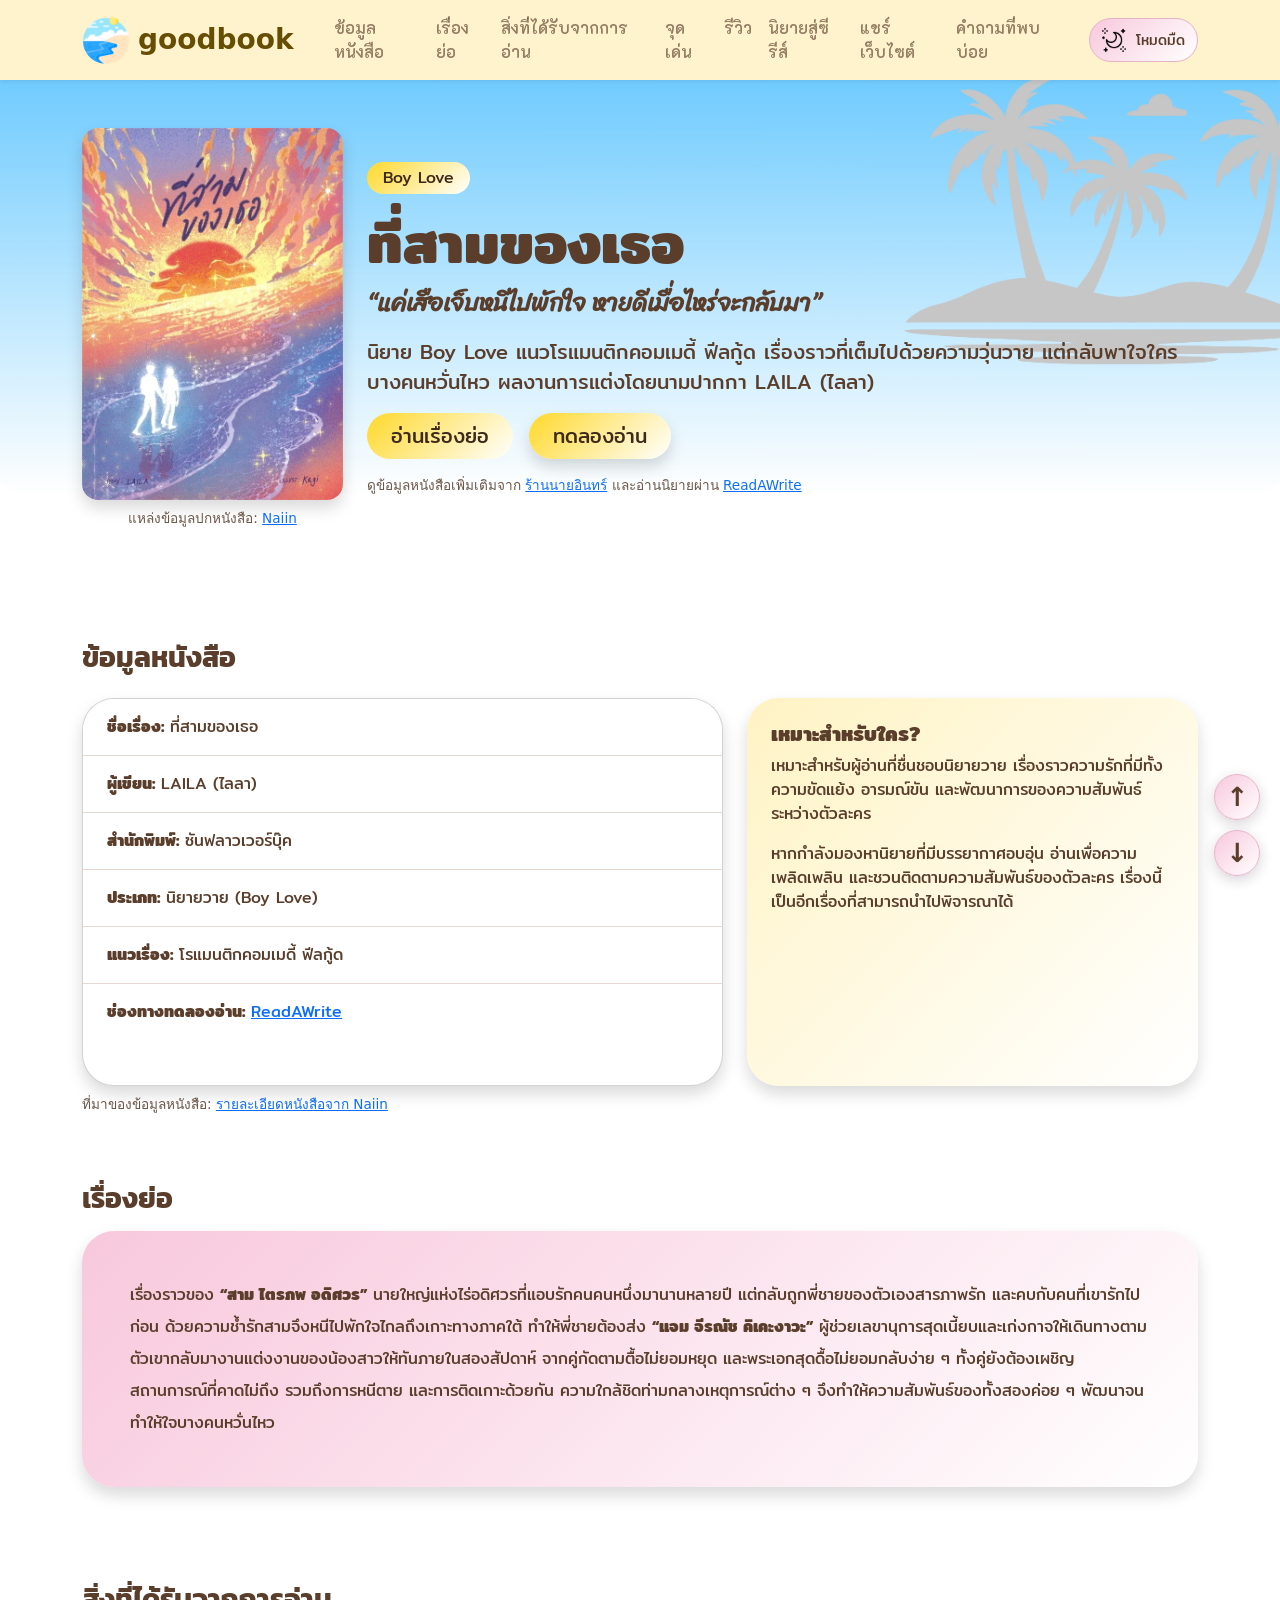
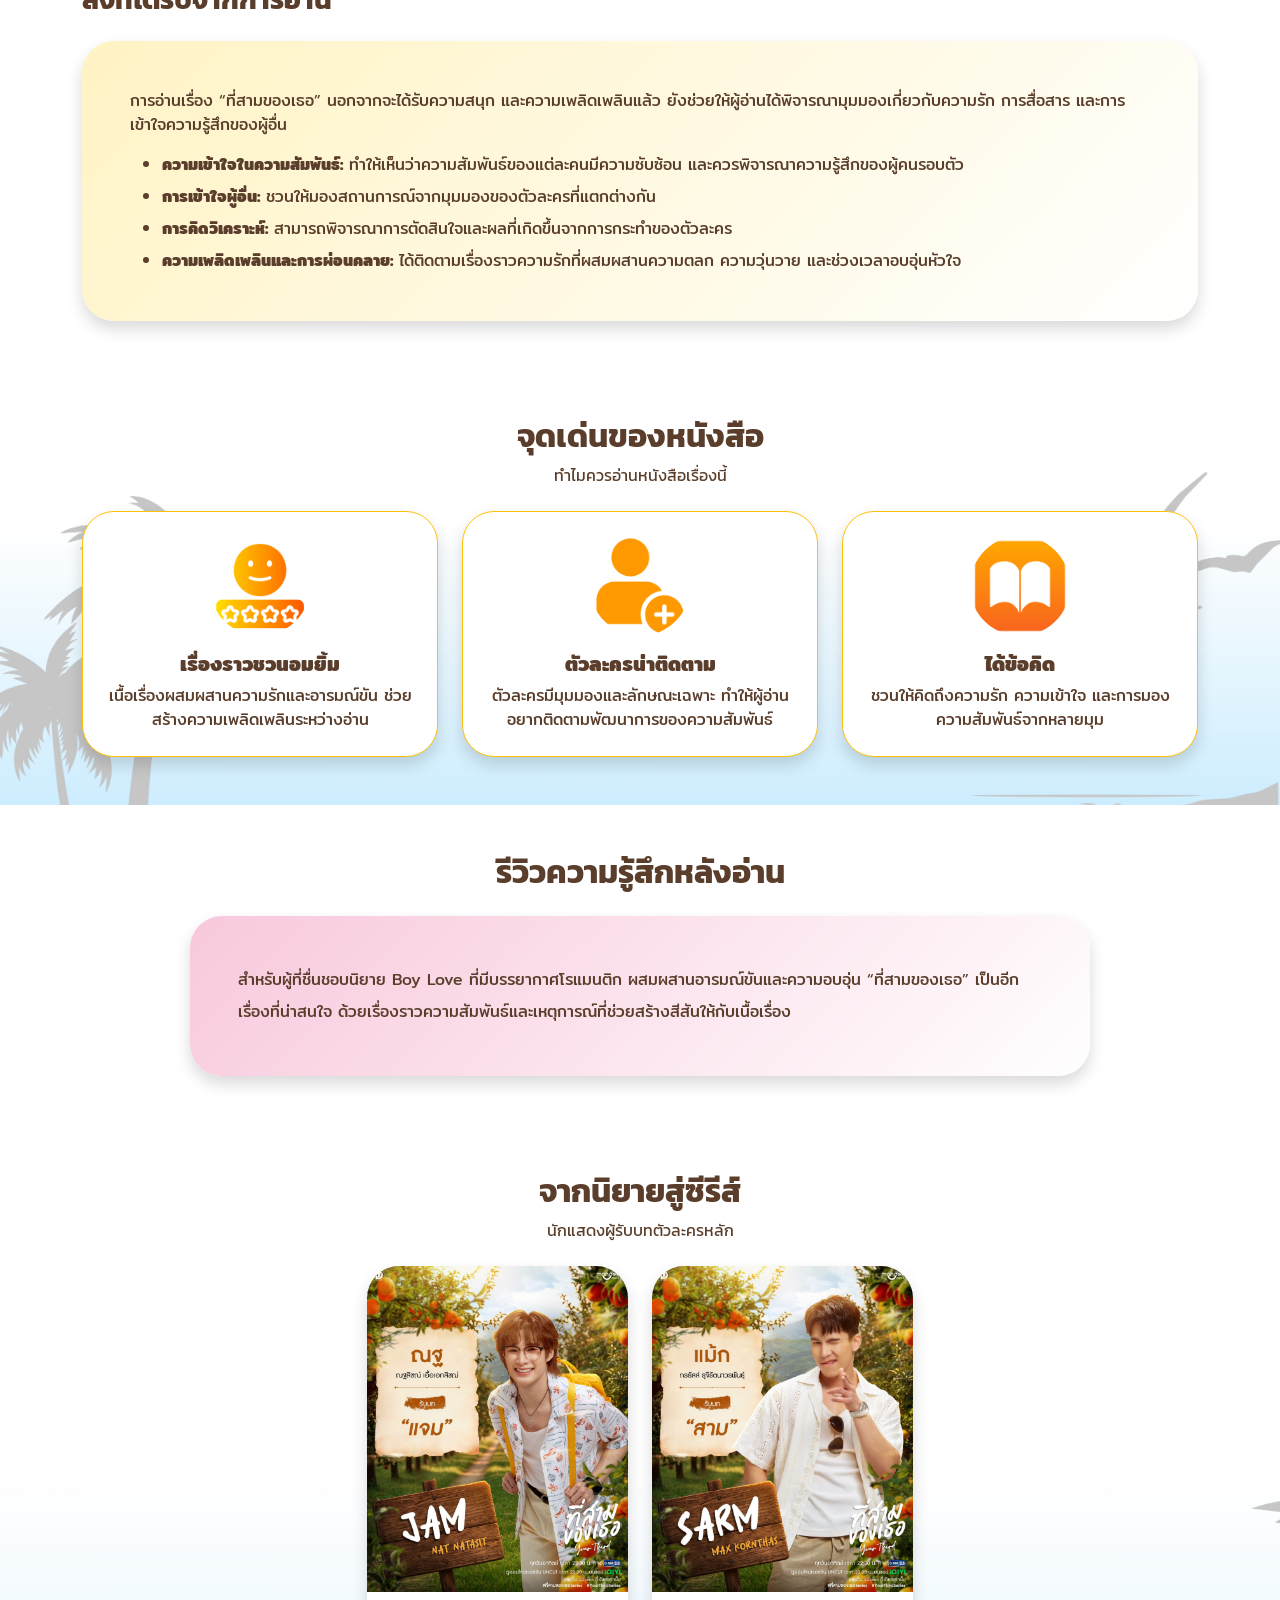
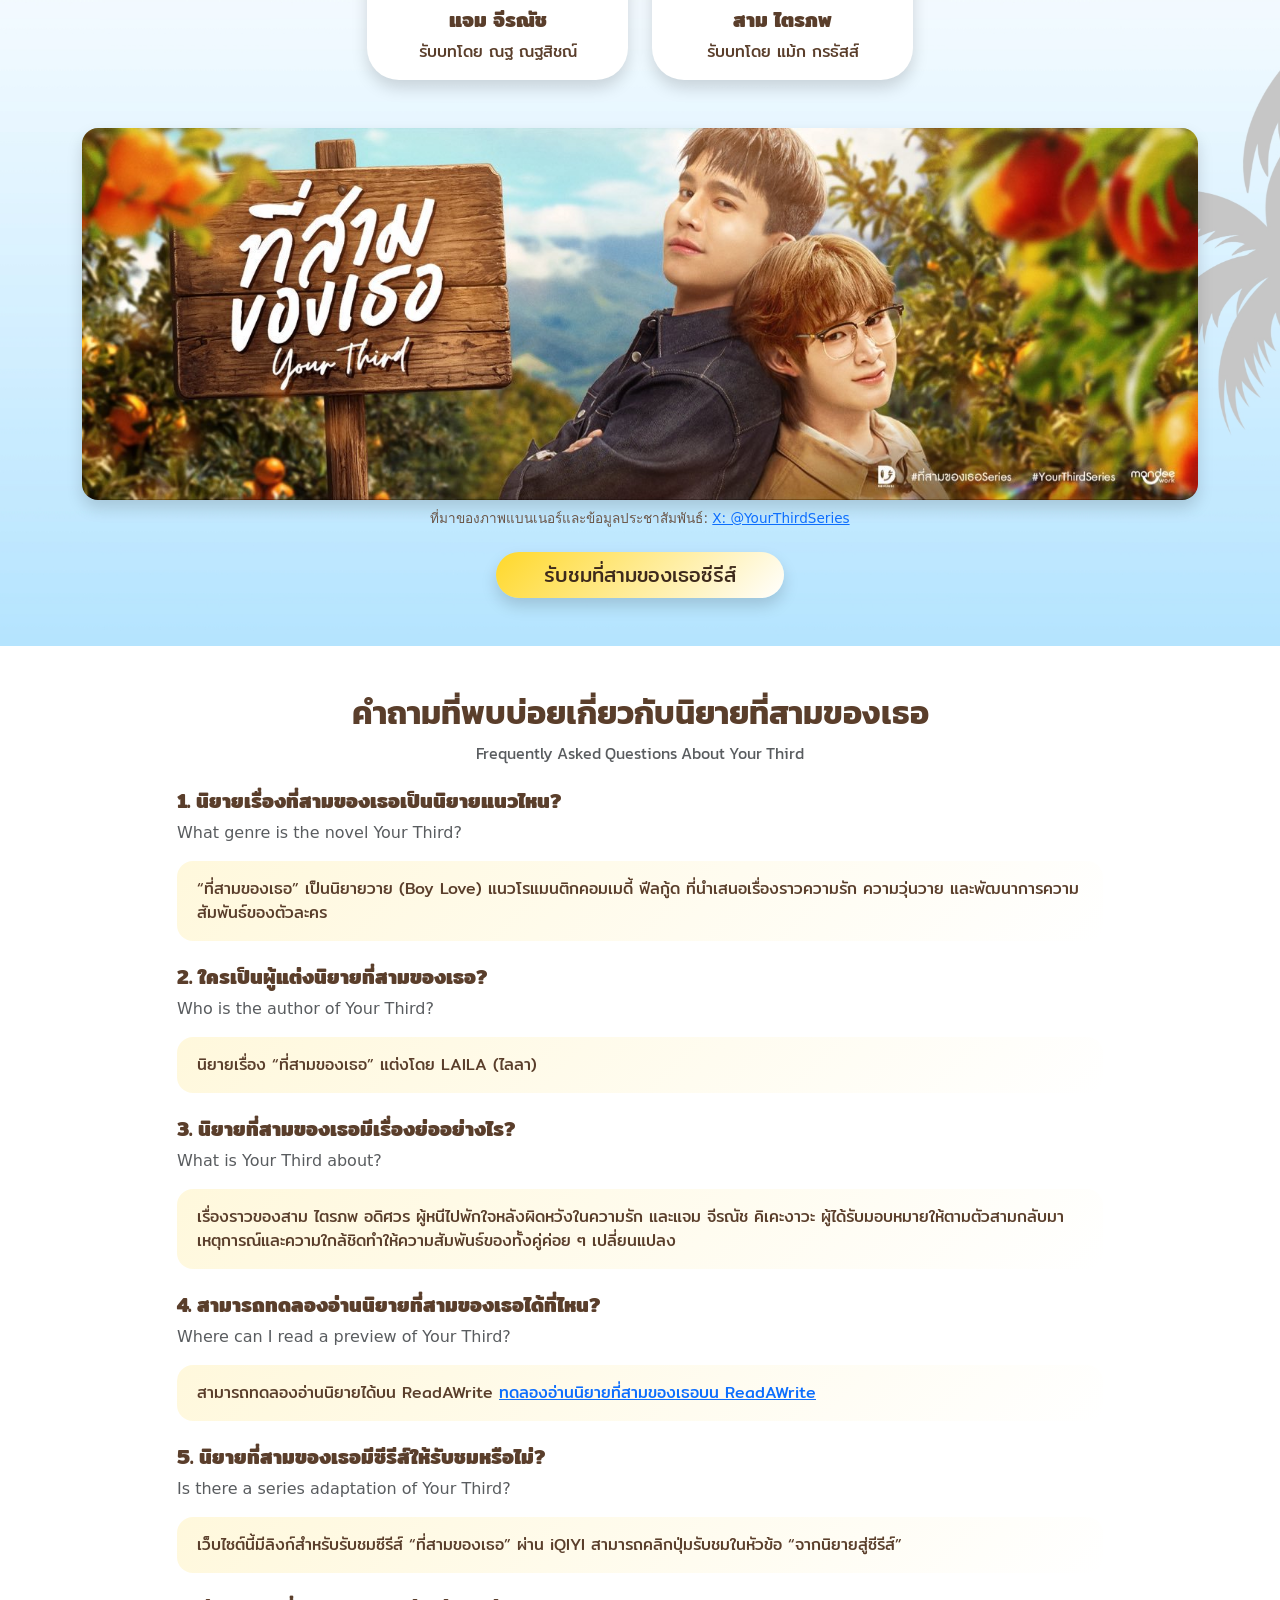
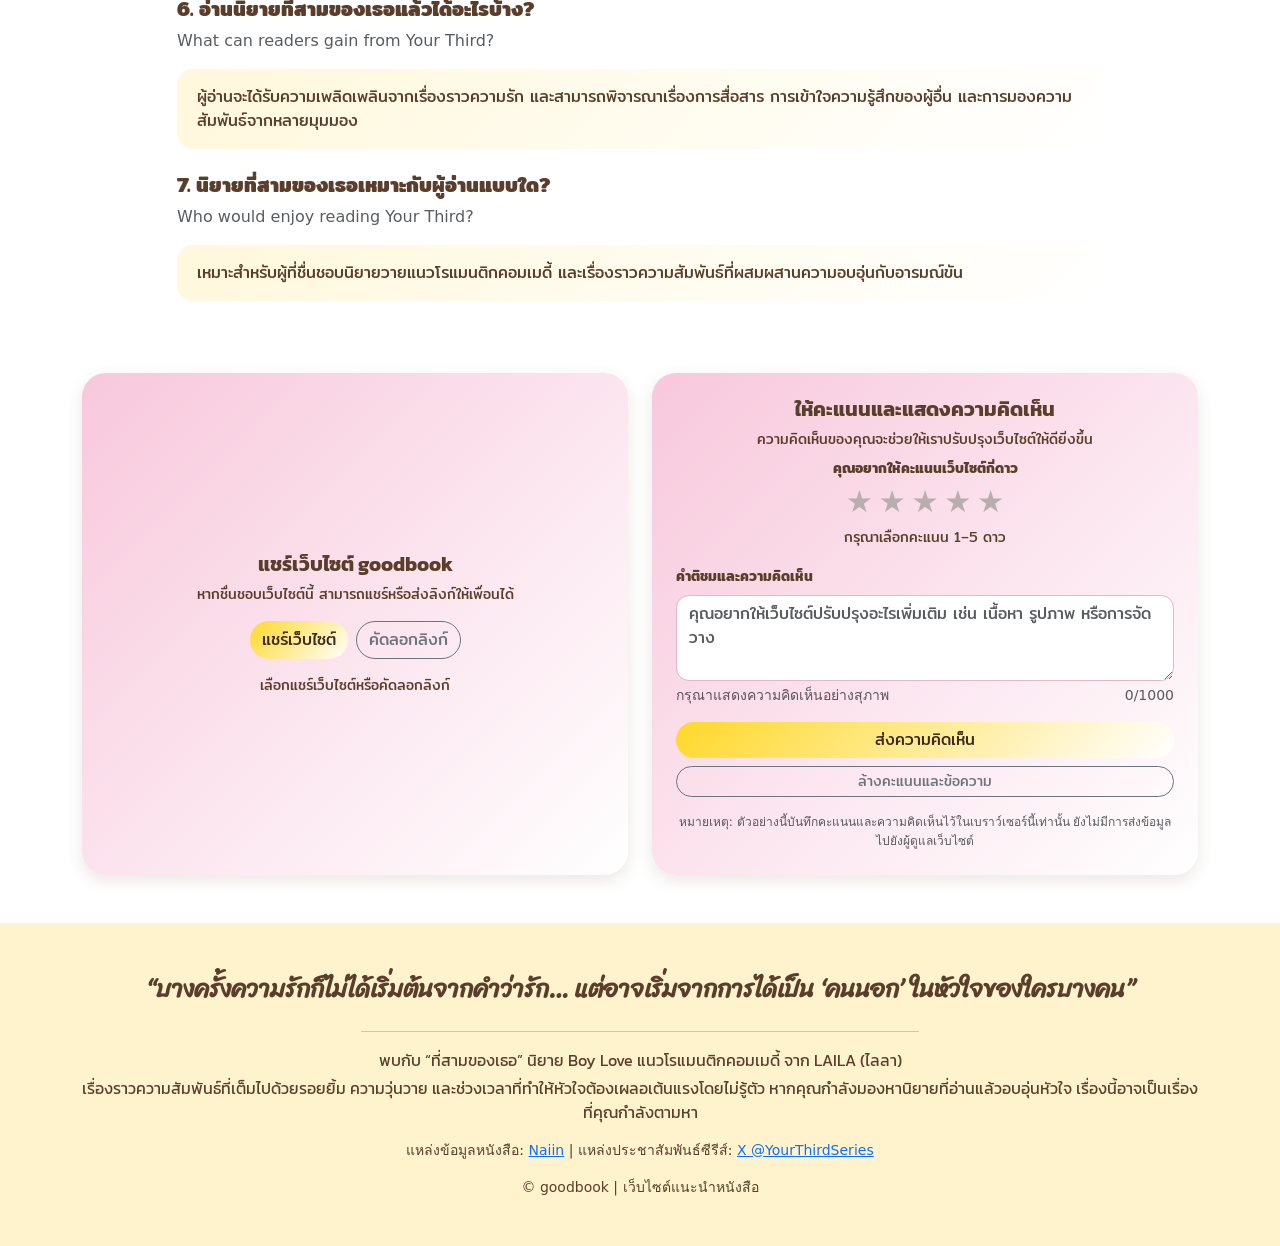
<file: index.html>
<!DOCTYPE html>
<html lang="th">

<head>
  <meta charset="UTF-8">
  <meta name="viewport" content="width=device-width, initial-scale=1">

  <title>ที่สามของเธอ | รีวิวและแนะนำนิยายวาย Boy Love - goodbook</title>

  <!-- SEO -->
  <meta name="description"
    content="แนะนำและรีวิว ที่สามของเธอ ผลงานนิยาย Boy Love โดย LAILA (ไลลา) แนวโรแมนติกคอมเมดี้ ฟีลกู้ด พร้อมเรื่องย่อ รีวิว จุดเด่น และลิงก์ทดลองอ่าน">
  <meta name="keywords"
    content="ที่สามของเธอ, นิยายวาย, LAILA, ไลลา, Boy Love, นิยายโรแมนติกคอมเมดี้, Your Third, รีวิวหนังสือ">
  <meta name="author" content="goodbook">
  <meta name="robots" content="index, follow">
  <meta name="language" content="Thai">

  <!-- ข้อมูลสำหรับแชร์เว็บไซต์ -->
  <meta property="og:type" content="website">
  <meta property="og:locale" content="th_TH">
  <meta property="og:title" content="ที่สามของเธอ | นิยายวายแนะนำโดย goodbook">
  <meta property="og:description"
    content="ทำความรู้จักนิยายที่สามของเธอ โดย LAILA พร้อมเรื่องย่อ รีวิว และช่องทางทดลองอ่าน">
  <meta property="og:image" content="images/book.webp">
  <meta property="og:image:alt" content="ปกหนังสือนิยายที่สามของเธอ">

  <!-- Bootstrap -->
  <link href="https://cdn.jsdelivr.net/npm/bootstrap@5.3.3/dist/css/bootstrap.min.css"
    rel="stylesheet">

  <!-- Google Fonts -->
  <link rel="preconnect" href="https://fonts.googleapis.com">
  <link rel="preconnect" href="https://fonts.gstatic.com" crossorigin>
  <link href="https://fonts.googleapis.com/css2?family=K2D&family=Kanit&family=Mitr&family=Sriracha&display=swap"
    rel="stylesheet">

  <!-- AOS Animation -->
  <link href="https://unpkg.com/aos@2.3.1/dist/aos.css" rel="stylesheet">

  <!-- CSS ที่แยกออกมา -->
  <link rel="stylesheet" href="style.css">

  <!-- AEO / FAQ Structured Data -->
  <script type="application/ld+json">
  {
    "@context": "https://schema.org",
    "@type": "FAQPage",
    "mainEntity": [
      {
        "@type": "Question",
        "name": "นิยายเรื่องที่สามของเธอเป็นนิยายแนวไหน?",
        "acceptedAnswer": {
          "@type": "Answer",
          "text": "ที่สามของเธอเป็นนิยายวาย Boy Love แนวโรแมนติกคอมเมดี้ ฟีลกู้ด"
        }
      },
      {
        "@type": "Question",
        "name": "ใครเป็นผู้แต่งนิยายที่สามของเธอ?",
        "acceptedAnswer": {
          "@type": "Answer",
          "text": "นิยายเรื่องที่สามของเธอแต่งโดย LAILA (ไลลา)"
        }
      },
      {
        "@type": "Question",
        "name": "สามารถทดลองอ่านนิยายที่สามของเธอได้ที่ไหน?",
        "acceptedAnswer": {
          "@type": "Answer",
          "text": "สามารถทดลองอ่านนิยายที่สามของเธอได้บน ReadAWrite"
        }
      },
      {
        "@type": "Question",
        "name": "นิยายที่สามของเธอมีซีรีส์หรือไม่?",
        "acceptedAnswer": {
          "@type": "Answer",
          "text": "เว็บไซต์มีลิงก์ไปยังหน้ารับชมซีรีส์ที่สามของเธอบน iQIYI"
        }
      }
    ]
  }
  </script>
</head>

<body class="bg-body">

  <!-- ===== Navbar ===== -->
  <nav class="navbar navbar-expand-md sticky-top bg-warning-subtle shadow-sm">
    <div class="container">

      <a class="navbar-brand d-flex align-items-center fw-bold fs-3 text-warning-emphasis"
        href="#top">
        <img src="images/shore.png" width="48" height="48"
          class="rounded-circle me-2" alt="โลโก้ goodbook">
        goodbook
      </a>

      <button class="navbar-toggler" type="button"
        data-bs-toggle="collapse" data-bs-target="#nav"
        aria-controls="nav" aria-expanded="false" aria-label="เปิดเมนู">
        <span class="navbar-toggler-icon"></span>
      </button>

      <div class="collapse navbar-collapse" id="nav">
        <ul class="navbar-nav ms-md-3 fw-semibold k2d-regular">
          <li class="nav-item"><a class="nav-link" href="#info">ข้อมูลหนังสือ</a></li>
          <li class="nav-item"><a class="nav-link" href="#synopsis">เรื่องย่อ</a></li>
          <li class="nav-item"><a class="nav-link" href="#benefits">สิ่งที่ได้รับจากการอ่าน</a></li>
          <li class="nav-item"><a class="nav-link" href="#highlights">จุดเด่น</a></li>
          <li class="nav-item"><a class="nav-link" href="#review">รีวิว</a></li>
          <li class="nav-item"><a class="nav-link" href="#series">นิยายสู่ซีรีส์</a></li>
          <li class="nav-item"><a class="nav-link" href="#share">แชร์เว็บไซต์</a></li>
          <li class="nav-item"><a class="nav-link" href="#faq">คำถามที่พบบ่อย</a></li>
        </ul>
      </div>

      <div class="d-flex ms-md-3 mt-3 mt-md-0">
        <button type="button" id="themeToggle"
          class="btn btn-outline-secondary rounded-pill mitr-regular"
          aria-pressed="false" aria-label="เปลี่ยนเป็นโหมดมืด">
          <img id="themeIcon" src="images/moon.png" alt=""
            width="20" height="20" class="theme-icon me-1">
          <span id="themeLabel">โหมดมืด</span>
        </button>
      </div>

    </div>
  </nav>

  <!-- ===== Hero ===== -->
  <header id="top" class="hero-section py-5">
    <div class="container">
      <div class="row align-items-center g-4">

        <div class="col-8 col-md-4 col-lg-3 mx-auto mx-md-0"
          data-aos="zoom-in-right" data-aos-duration="1000">

          <img src="images/book.webp" class="img-fluid rounded-4 shadow"
            alt="ปกหนังสือนิยายที่สามของเธอ โดย LAILA">

          <p class="source-link mt-2 text-center">
            แหล่งข้อมูลปกหนังสือ:
            <a href="https://www.naiin.com/product/detail/663564"
              target="_blank" rel="noopener noreferrer">Naiin</a>
          </p>
        </div>

        <div class="col-md-8 col-lg-9">
          <span class="badge rounded-pill fs-6 mb-3 mitr-regular gradient-yellow px-3 py-2">
            Boy Love
          </span>

          <h1 class="display-4 fw-bold text-body-emphasis mitr-regular">
            ที่สามของเธอ
          </h1>

          <p class="fs-4 fw-semibold text-body-emphasis sriracha-regular">
            “แค่เสือเจ็บหนีไปพักใจ หายดีเมื่อไหร่จะกลับมา”
          </p>

          <p class="lead mitr-regular">
            นิยาย Boy Love แนวโรแมนติกคอมเมดี้ ฟีลกู้ด
            เรื่องราวที่เต็มไปด้วยความวุ่นวาย แต่กลับพาใจใครบางคนหวั่นไหว
            ผลงานการแต่งโดยนามปากกา LAILA (ไลลา)
          </p>

          <div class="d-flex flex-wrap gap-3">
            <a href="#synopsis"
              class="btn btn-lg rounded-pill px-4 mitr-regular gradient-yellow">
              อ่านเรื่องย่อ
            </a>

            <a href="https://www.readawrite.com/a/3b3470925327ec792420150761149df1"
              class="btn btn-lg rounded-pill px-4 mitr-regular gradient-yellow shadow"
              target="_blank" rel="noopener noreferrer">
              ทดลองอ่าน
            </a>
          </div>

          <p class="source-link mt-3">
            ดูข้อมูลหนังสือเพิ่มเติมจาก
            <a href="https://www.naiin.com/product/detail/663564"
              target="_blank" rel="noopener noreferrer">ร้านนายอินทร์</a>
            และอ่านนิยายผ่าน
            <a href="https://www.readawrite.com/a/3b3470925327ec792420150761149df1"
              target="_blank" rel="noopener noreferrer">ReadAWrite</a>
          </p>
        </div>

      </div>
    </div>
  </header>

  <!-- ===== ข้อมูลหนังสือ ===== -->
  <section id="info" class="py-5">
    <div class="container">
      <h2 class="h3 fw-bold mb-4 kanit-regular">ข้อมูลหนังสือ</h2>

      <div class="row g-4">
        <div class="col-lg-7">
          <div class="card h-100 rounded-5 shadow">
            <ul class="list-group list-group-flush rounded-5 mitr-regular">
              <li class="list-group-item px-4 py-3">
                <strong>ชื่อเรื่อง:</strong> ที่สามของเธอ
              </li>
              <li class="list-group-item px-4 py-3">
                <strong>ผู้เขียน:</strong> LAILA (ไลลา)
              </li>
              <li class="list-group-item px-4 py-3">
                <strong>สำนักพิมพ์:</strong> ซันฟลาวเวอร์บุ๊ค
              </li>
              <li class="list-group-item px-4 py-3">
                <strong>ประเภท:</strong> นิยายวาย (Boy Love)
              </li>
              <li class="list-group-item px-4 py-3">
                <strong>แนวเรื่อง:</strong> โรแมนติกคอมเมดี้ ฟีลกู้ด
              </li>
              <li class="list-group-item px-4 py-3">
                <strong>ช่องทางทดลองอ่าน:</strong>
                <a href="https://www.readawrite.com/a/3b3470925327ec792420150761149df1"
                  target="_blank" rel="noopener noreferrer">ReadAWrite</a>
              </li>
            </ul>
          </div>

          <p class="source-link mt-2">
            ที่มาของข้อมูลหนังสือ:
            <a href="https://www.naiin.com/product/detail/663564"
              target="_blank" rel="noopener noreferrer">
              รายละเอียดหนังสือจาก Naiin
            </a>
          </p>
        </div>

        <div class="col-lg-5">
          <div class="card h-100 rounded-5 shadow border-0 theme-gradient gradient-cream">
            <div class="card-body p-4 mitr-regular">
              <h3 class="h5 fw-bold">เหมาะสำหรับใคร?</h3>
              <p>
                เหมาะสำหรับผู้อ่านที่ชื่นชอบนิยายวาย
                เรื่องราวความรักที่มีทั้งความขัดแย้ง อารมณ์ขัน
                และพัฒนาการของความสัมพันธ์ระหว่างตัวละคร
              </p>
              <p class="mb-0">
                หากกำลังมองหานิยายที่มีบรรยากาศอบอุ่น
                อ่านเพื่อความเพลิดเพลิน และชวนติดตามความสัมพันธ์ของตัวละคร
                เรื่องนี้เป็นอีกเรื่องที่สามารถนำไปพิจารณาได้
              </p>
            </div>
          </div>
        </div>
      </div>
    </div>
  </section>

  <!-- ===== เรื่องย่อ ===== -->
  <section id="synopsis" class="py-5">
    <div class="container">
      <h2 class="h3 fw-bold mb-3 kanit-regular">เรื่องย่อ</h2>

      <div class="card border-0 rounded-5 shadow theme-gradient gradient-pink">
        <div class="card-body p-4 p-md-5">
          <p class="mb-0 lh-lg mitr-regular">
            เรื่องราวของ <strong>“สาม ไตรภพ อดิศวร”</strong>
            นายใหญ่แห่งไร่อดิศวรที่แอบรักคนคนหนึ่งมานานหลายปี
            แต่กลับถูกพี่ชายของตัวเองสารภาพรัก และคบกับคนที่เขารักไปก่อน
            ด้วยความช้ำรักสามจึงหนีไปพักใจไกลถึงเกาะทางภาคใต้
            ทำให้พี่ชายต้องส่ง
            <strong>“แจม จีรณัช คิเคะงาวะ”</strong>
            ผู้ช่วยเลขานุการสุดเนี้ยบและเก่งกาจให้เดินทางตามตัวเขากลับมางานแต่งงานของน้องสาวให้ทันภายในสองสัปดาห์
            จากคู่กัดตามตื้อไม่ยอมหยุด และพระเอกสุดดื้อไม่ยอมกลับง่าย ๆ
            ทั้งคู่ยังต้องเผชิญสถานการณ์ที่คาดไม่ถึง รวมถึงการหนีตาย
            และการติดเกาะด้วยกัน ความใกล้ชิดท่ามกลางเหตุการณ์ต่าง ๆ
            จึงทำให้ความสัมพันธ์ของทั้งสองค่อย ๆ พัฒนาจนทำให้ใจบางคนหวั่นไหว
          </p>
        </div>
      </div>
    </div>
  </section>

  <!-- ===== สิ่งที่ได้รับจากการอ่าน ===== -->
  <section id="benefits" class="py-5">
    <div class="container">
      <h2 class="h3 fw-bold mb-4 kanit-regular">
        สิ่งที่ได้รับจากการอ่าน
      </h2>

      <div class="card rounded-5 shadow border-0 theme-gradient gradient-cream">
        <div class="card-body p-4 p-md-5 mitr-regular">
          <p>
            การอ่านเรื่อง “ที่สามของเธอ” นอกจากจะได้รับความสนุก
            และความเพลิดเพลินแล้ว ยังช่วยให้ผู้อ่านได้พิจารณามุมมองเกี่ยวกับความรัก
            การสื่อสาร และการเข้าใจความรู้สึกของผู้อื่น
          </p>

          <ul class="mb-0">
            <li class="mb-2">
              <strong>ความเข้าใจในความสัมพันธ์:</strong>
              ทำให้เห็นว่าความสัมพันธ์ของแต่ละคนมีความซับซ้อน
              และควรพิจารณาความรู้สึกของผู้คนรอบตัว
            </li>
            <li class="mb-2">
              <strong>การเข้าใจผู้อื่น:</strong>
              ชวนให้มองสถานการณ์จากมุมมองของตัวละครที่แตกต่างกัน
            </li>
            <li class="mb-2">
              <strong>การคิดวิเคราะห์:</strong>
              สามารถพิจารณาการตัดสินใจและผลที่เกิดขึ้นจากการกระทำของตัวละคร
            </li>
            <li>
              <strong>ความเพลิดเพลินและการผ่อนคลาย:</strong>
              ได้ติดตามเรื่องราวความรักที่ผสมผสานความตลก ความวุ่นวาย
              และช่วงเวลาอบอุ่นหัวใจ
            </li>
          </ul>
        </div>
      </div>
    </div>
  </section>

  <!-- ===== จุดเด่น ===== -->
  <section id="highlights" class="highlights-section py-5">
    <div class="container">
      <div class="text-center mb-4">
        <h2 class="fw-bold kanit-regular">จุดเด่นของหนังสือ</h2>
        <p class="kanit-regular">ทำไมควรอ่านหนังสือเรื่องนี้</p>
      </div>

      <div class="row g-4 justify-content-center">
        <div class="col-md-4" data-aos="fade-left" data-aos-duration="800">
          <div class="card h-100 text-center rounded-5 shadow border-warning">
            <div class="card-body p-4">
              <img src="images/smaile.png" alt="ภาพประกอบเรื่องราวชวนอมยิ้ม"
                width="100" height="100"
                class="rounded-circle object-fit-cover mb-3">
              <h3 class="h5 fw-bold mitr-regular">เรื่องราวชวนอมยิ้ม</h3>
              <p class="mb-0 mitr-regular">
                เนื้อเรื่องผสมผสานความรักและอารมณ์ขัน
                ช่วยสร้างความเพลิดเพลินระหว่างอ่าน
              </p>
            </div>
          </div>
        </div>

        <div class="col-md-4" data-aos="fade-left"
          data-aos-duration="800" data-aos-delay="150">
          <div class="card h-100 text-center rounded-5 shadow border-warning">
            <div class="card-body p-4">
              <img src="images/add-user.png" alt="ภาพประกอบตัวละครที่น่าติดตาม"
                width="100" height="100"
                class="rounded-circle object-fit-cover mb-3">
              <h3 class="h5 fw-bold mitr-regular">ตัวละครน่าติดตาม</h3>
              <p class="mb-0 mitr-regular">
                ตัวละครมีมุมมองและลักษณะเฉพาะ
                ทำให้ผู้อ่านอยากติดตามพัฒนาการของความสัมพันธ์
              </p>
            </div>
          </div>
        </div>

        <div class="col-md-4" data-aos="fade-left"
          data-aos-duration="800" data-aos-delay="300">
          <div class="card h-100 text-center rounded-5 shadow border-warning">
            <div class="card-body p-4">
              <img src="images/learning.png" alt="ภาพประกอบข้อคิดจากการอ่าน"
                width="100" height="100"
                class="rounded-circle object-fit-cover mb-3">
              <h3 class="h5 fw-bold mitr-regular">ได้ข้อคิด</h3>
              <p class="mb-0 mitr-regular">
                ชวนให้คิดถึงความรัก ความเข้าใจ
                และการมองความสัมพันธ์จากหลายมุม
              </p>
            </div>
          </div>
        </div>
      </div>
    </div>
  </section>

  <!-- ===== รีวิว ===== -->
  <section id="review" class="py-5">
    <div class="container">
      <h2 class="fw-bold text-center mb-4 kanit-regular">
        รีวิวความรู้สึกหลังอ่าน
      </h2>

      <div class="card border-0 rounded-5 shadow mx-auto theme-gradient gradient-pink review-card">
        <div class="card-body p-4 p-md-5 mitr-regular">
          <p class="mb-0 lh-lg">
            สำหรับผู้ที่ชื่นชอบนิยาย Boy Love ที่มีบรรยากาศโรแมนติก
            ผสมผสานอารมณ์ขันและความอบอุ่น
            “ที่สามของเธอ” เป็นอีกเรื่องที่น่าสนใจ
            ด้วยเรื่องราวความสัมพันธ์และเหตุการณ์ที่ช่วยสร้างสีสันให้กับเนื้อเรื่อง
          </p>
        </div>
      </div>
    </div>
  </section>

  <!-- ===== จากนิยายสู่ซีรีส์ ===== -->
  <section id="series" class="series-section py-5">
    <div class="container">
      <div class="text-center mb-4">
        <h2 class="fw-bold kanit-regular">จากนิยายสู่ซีรีส์</h2>
        <p class="kanit-regular">นักแสดงผู้รับบทตัวละครหลัก</p>
      </div>

      <div class="row g-4 justify-content-center mb-5">
        <div class="col-8 col-sm-5 col-md-3">
          <div class="card h-100 text-center rounded-5 shadow series-card border-0">
            <img src="images/jam.jpg" class="card-img-top rounded-top-5"
              alt="ภาพนักแสดงผู้รับบทแจม จีรณัช">
            <div class="card-body">
              <h3 class="h5 fw-bold mitr-regular">แจม จีรณัช</h3>
              <p class="mb-0 mitr-regular">รับบทโดย ณฐ ณฐสิชณ์</p>
            </div>
          </div>
        </div>

        <div class="col-8 col-sm-5 col-md-3">
          <div class="card h-100 text-center rounded-5 shadow series-card border-0">
            <img src="images/sam.jpg" class="card-img-top rounded-top-5"
              alt="ภาพนักแสดงผู้รับบทสาม ไตรภพ">
            <div class="card-body">
              <h3 class="h5 fw-bold mitr-regular">สาม ไตรภพ</h3>
              <p class="mb-0 mitr-regular">รับบทโดย แม้ก กรธัสส์</p>
            </div>
          </div>
        </div>
      </div>

      <div class="text-center">
        <img src="images/1500x500.jpg"
          class="img-fluid rounded-4 shadow mb-2"
          alt="แบนเนอร์ประชาสัมพันธ์ซีรีส์ Your Third หรือที่สามของเธอ">

        <p class="source-link mb-4">
          ที่มาของภาพแบนเนอร์และข้อมูลประชาสัมพันธ์:
          <a href="https://x.com/YourThirdSeries"
            target="_blank" rel="noopener noreferrer">X: @YourThirdSeries</a>
        </p>

        <a href="https://www.iq.com/play/your-third-episode-1-onlibx4ku8?lang=en_us&amp;sh_pltf=4"
          class="btn btn-lg rounded-pill px-5 shadow mitr-regular gradient-yellow"
          target="_blank" rel="noopener noreferrer">
          รับชมที่สามของเธอซีรีส์
        </a>
      </div>
    </div>
  </section>

  <!-- ===== AEO: คำถามที่พบบ่อย ===== -->
  <section id="faq" class="py-5">
    <div class="container">
      <div class="text-center mb-4">
        <h2 class="fw-bold kanit-regular">
          คำถามที่พบบ่อยเกี่ยวกับนิยายที่สามของเธอ
        </h2>
        <p class="text-body-secondary kanit-regular">
          Frequently Asked Questions About Your Third
        </p>
      </div>

      <div class="row justify-content-center">
        <div class="col-lg-10">

          <article class="mb-4">
            <h3 class="h5 fw-bold mitr-regular">
              1. นิยายเรื่องที่สามของเธอเป็นนิยายแนวไหน?
            </h3>
            <p class="text-body-secondary">What genre is the novel Your Third?</p>
            <div class="faq-answer mitr-regular">
              “ที่สามของเธอ” เป็นนิยายวาย (Boy Love)
              แนวโรแมนติกคอมเมดี้ ฟีลกู้ด
              ที่นำเสนอเรื่องราวความรัก ความวุ่นวาย
              และพัฒนาการความสัมพันธ์ของตัวละคร
            </div>
          </article>

          <article class="mb-4">
            <h3 class="h5 fw-bold mitr-regular">
              2. ใครเป็นผู้แต่งนิยายที่สามของเธอ?
            </h3>
            <p class="text-body-secondary">Who is the author of Your Third?</p>
            <div class="faq-answer mitr-regular">
              นิยายเรื่อง “ที่สามของเธอ” แต่งโดย LAILA (ไลลา)
            </div>
          </article>

          <article class="mb-4">
            <h3 class="h5 fw-bold mitr-regular">
              3. นิยายที่สามของเธอมีเรื่องย่ออย่างไร?
            </h3>
            <p class="text-body-secondary">What is Your Third about?</p>
            <div class="faq-answer mitr-regular">
              เรื่องราวของสาม ไตรภพ อดิศวร ผู้หนีไปพักใจหลังผิดหวังในความรัก
              และแจม จีรณัช คิเคะงาวะ ผู้ได้รับมอบหมายให้ตามตัวสามกลับมา
              เหตุการณ์และความใกล้ชิดทำให้ความสัมพันธ์ของทั้งคู่ค่อย ๆ เปลี่ยนแปลง
            </div>
          </article>

          <article class="mb-4">
            <h3 class="h5 fw-bold mitr-regular">
              4. สามารถทดลองอ่านนิยายที่สามของเธอได้ที่ไหน?
            </h3>
            <p class="text-body-secondary">Where can I read a preview of Your Third?</p>
            <div class="faq-answer mitr-regular">
              สามารถทดลองอ่านนิยายได้บน ReadAWrite
              <a href="https://www.readawrite.com/a/3b3470925327ec792420150761149df1"
                target="_blank" rel="noopener noreferrer">
                ทดลองอ่านนิยายที่สามของเธอบน ReadAWrite
              </a>
            </div>
          </article>

          <article class="mb-4">
            <h3 class="h5 fw-bold mitr-regular">
              5. นิยายที่สามของเธอมีซีรีส์ให้รับชมหรือไม่?
            </h3>
            <p class="text-body-secondary">Is there a series adaptation of Your Third?</p>
            <div class="faq-answer mitr-regular">
              เว็บไซต์นี้มีลิงก์สำหรับรับชมซีรีส์ “ที่สามของเธอ”
              ผ่าน iQIYI สามารถคลิกปุ่มรับชมในหัวข้อ “จากนิยายสู่ซีรีส์”
            </div>
          </article>

          <article class="mb-4">
            <h3 class="h5 fw-bold mitr-regular">
              6. อ่านนิยายที่สามของเธอแล้วได้อะไรบ้าง?
            </h3>
            <p class="text-body-secondary">What can readers gain from Your Third?</p>
            <div class="faq-answer mitr-regular">
              ผู้อ่านจะได้รับความเพลิดเพลินจากเรื่องราวความรัก
              และสามารถพิจารณาเรื่องการสื่อสาร การเข้าใจความรู้สึกของผู้อื่น
              และการมองความสัมพันธ์จากหลายมุมมอง
            </div>
          </article>

          <article class="mb-0">
            <h3 class="h5 fw-bold mitr-regular">
              7. นิยายที่สามของเธอเหมาะกับผู้อ่านแบบใด?
            </h3>
            <p class="text-body-secondary">Who would enjoy reading Your Third?</p>
            <div class="faq-answer mitr-regular">
              เหมาะสำหรับผู้ที่ชื่นชอบนิยายวายแนวโรแมนติกคอมเมดี้
              และเรื่องราวความสัมพันธ์ที่ผสมผสานความอบอุ่นกับอารมณ์ขัน
            </div>
          </article>

        </div>
      </div>
    </div>
  </section>

  <!-- ===== แชร์เว็บไซต์และให้คะแนน ===== -->
  <section id="engagement" class="engagement-section">
    <div class="container">
      <div class="row g-3 g-md-4 align-items-stretch">

        <!-- กล่องแชร์เว็บไซต์ -->
        <div class="col-md-6">
          <div id="share" class="card engagement-card">
            <div class="card-body text-center d-flex flex-column align-items-center justify-content-center">

              <h2 class="h5 fw-bold kanit-regular mb-2">
                แชร์เว็บไซต์ goodbook
              </h2>

              <p class="small mitr-regular mb-3">
                หากชื่นชอบเว็บไซต์นี้ สามารถแชร์หรือส่งลิงก์ให้เพื่อนได้
              </p>

              <div class="d-flex flex-wrap justify-content-center gap-2">
                <button type="button" id="shareButton"
                  class="btn gradient-yellow rounded-pill action-btn mitr-regular">
                  แชร์เว็บไซต์
                </button>

                <button type="button" id="copyLinkButton"
                  class="btn btn-outline-secondary rounded-pill action-btn mitr-regular">
                  คัดลอกลิงก์
                </button>
              </div>

              <p id="shareStatus" class="small mitr-regular mt-3 mb-0"
                role="status" aria-live="polite">
                เลือกแชร์เว็บไซต์หรือคัดลอกลิงก์
              </p>

            </div>
          </div>
        </div>

        <!-- กล่องให้คะแนนและส่งความคิดเห็น -->
        <div class="col-md-6">
          <div id="rating" class="card engagement-card">
            <div class="card-body">

              <h2 class="h5 fw-bold kanit-regular text-center mb-2">
                ให้คะแนนและแสดงความคิดเห็น
              </h2>

              <p class="small mitr-regular text-center mb-2">
                ความคิดเห็นของคุณจะช่วยให้เราปรับปรุงเว็บไซต์ให้ดียิ่งขึ้น
              </p>

              <form id="feedbackForm">
                <fieldset class="mb-3">
                  <legend class="small fw-semibold mitr-regular text-center mb-1">
                    คุณอยากให้คะแนนเว็บไซต์กี่ดาว
                  </legend>

                  <div class="rating-stars" role="group"
                    aria-label="เลือกระดับคะแนน 1 ถึง 5 ดาว">

                    <button type="button" class="rating-star"
                      data-rating="1" aria-label="1 ดาว" aria-pressed="false">★</button>
                    <button type="button" class="rating-star"
                      data-rating="2" aria-label="2 ดาว" aria-pressed="false">★</button>
                    <button type="button" class="rating-star"
                      data-rating="3" aria-label="3 ดาว" aria-pressed="false">★</button>
                    <button type="button" class="rating-star"
                      data-rating="4" aria-label="4 ดาว" aria-pressed="false">★</button>
                    <button type="button" class="rating-star"
                      data-rating="5" aria-label="5 ดาว" aria-pressed="false">★</button>

                  </div>

                  <input type="hidden" id="selectedRating" name="rating" value="">

                  <p id="ratingStatus"
                    class="small mitr-regular text-center mt-1 mb-0"
                    role="status" aria-live="polite">
                    กรุณาเลือกคะแนน 1–5 ดาว
                  </p>
                </fieldset>

                <div class="mb-3">
                  <label for="feedbackText"
                    class="form-label small fw-semibold mitr-regular">
                    คำติชมและความคิดเห็น
                  </label>

                  <textarea id="feedbackText" name="feedback"
                    class="form-control mitr-regular" rows="3" maxlength="1000"
                    placeholder="คุณอยากให้เว็บไซต์ปรับปรุงอะไรเพิ่มเติม เช่น เนื้อหา รูปภาพ หรือการจัดวาง"
                    required></textarea>

                  <div class="d-flex justify-content-between mt-1">
                    <small class="text-body-secondary">
                      กรุณาแสดงความคิดเห็นอย่างสุภาพ
                    </small>
                    <small id="charCount" class="text-body-secondary">0/1000</small>
                  </div>
                </div>

                <div class="d-grid gap-2">
                  <button type="submit"
                    class="btn gradient-yellow rounded-pill action-btn mitr-regular">
                    ส่งความคิดเห็น
                  </button>

                  <button type="button" id="resetRating"
                    class="btn btn-sm btn-outline-secondary rounded-pill mitr-regular">
                    ล้างคะแนนและข้อความ
                  </button>
                </div>

                <p id="feedbackStatus"
                  class="small mitr-regular text-center mt-3 mb-0"
                  role="status" aria-live="polite"></p>

                <p class="text-body-secondary small-note text-center mt-2 mb-0">
                  หมายเหตุ: ตัวอย่างนี้บันทึกคะแนนและความคิดเห็นไว้ในเบราว์เซอร์นี้เท่านั้น
                  ยังไม่มีการส่งข้อมูลไปยังผู้ดูแลเว็บไซต์
                </p>
              </form>

            </div>
          </div>
        </div>

      </div>
    </div>
  </section>

  <!-- ===== Footer ===== -->
  <footer class="bg-warning-subtle py-5 text-center">
    <div class="container">
      <blockquote class="fs-4 fw-semibold mb-4 sriracha-regular"
        data-aos="fade-up" data-aos-duration="800">
        “บางครั้งความรักก็ไม่ได้เริ่มต้นจากคำว่ารัก…
        แต่อาจเริ่มจากการได้เป็น ‘คนนอก’ ในหัวใจของใครบางคน”
      </blockquote>

      <hr class="w-50 mx-auto">

      <p class="mb-1 kanit-regular">
        พบกับ “ที่สามของเธอ” นิยาย Boy Love แนวโรแมนติกคอมเมดี้
        จาก LAILA (ไลลา)
      </p>

      <p class="mb-3 kanit-regular">
        เรื่องราวความสัมพันธ์ที่เต็มไปด้วยรอยยิ้ม ความวุ่นวาย
        และช่วงเวลาที่ทำให้หัวใจต้องเผลอเต้นแรงโดยไม่รู้ตัว
        หากคุณกำลังมองหานิยายที่อ่านแล้วอบอุ่นหัวใจ
        เรื่องนี้อาจเป็นเรื่องที่คุณกำลังตามหา
      </p>

      <p class="small mb-0">
        แหล่งข้อมูลหนังสือ:
        <a href="https://www.naiin.com/product/detail/663564"
          target="_blank" rel="noopener noreferrer">Naiin</a>
        |
        แหล่งประชาสัมพันธ์ซีรีส์:
        <a href="https://x.com/YourThirdSeries"
          target="_blank" rel="noopener noreferrer">X @YourThirdSeries</a>
      </p>

      <p class="small mt-3 mb-0">
        © goodbook | เว็บไซต์แนะนำหนังสือ
      </p>
    </div>
  </footer>

  <!-- ===== ปุ่มลูกศรเลื่อนขึ้นบนสุด / ลงล่างสุด ===== -->
  <div class="scroll-arrows" aria-label="ปุ่มเลื่อนหน้าเว็บไซต์">
    <button type="button" id="scrollTopButton" class="scroll-arrow"
      aria-label="เลื่อนขึ้นบนสุด" title="ขึ้นบนสุด">
      <span aria-hidden="true">↑</span>
    </button>

    <button type="button" id="scrollBottomButton" class="scroll-arrow"
      aria-label="เลื่อนลงล่างสุด" title="ลงล่างสุด">
      <span aria-hidden="true">↓</span>
    </button>
  </div>

  <!-- ===== Bootstrap และ AOS ===== -->
  <script src="https://cdn.jsdelivr.net/npm/bootstrap@5.3.3/dist/js/bootstrap.bundle.min.js"></script>
  <script src="https://unpkg.com/aos@2.3.1/dist/aos.js"></script>

  <script>
    // ===== AOS Animation =====
    AOS.init({
      once: true,
      duration: 800,
      offset: 100
    });

    // ===== ระบบเปลี่ยนธีมสว่าง/มืด =====
    const themeToggle = document.getElementById("themeToggle");
    const themeIcon = document.getElementById("themeIcon");
    const themeLabel = document.getElementById("themeLabel");

    function setTheme(isDark, save = true) {
      document.body.dataset.theme = isDark ? "dark" : "light";

      themeLabel.textContent = isDark ? "โหมดสว่าง" : "โหมดมืด";
      themeIcon.src = isDark ? "images/sun.png" : "images/moon.png";
      themeIcon.alt = isDark ? "เปลี่ยนเป็นโหมดสว่าง" : "เปลี่ยนเป็นโหมดมืด";
      themeToggle.setAttribute("aria-pressed", String(isDark));
      themeToggle.setAttribute(
        "aria-label",
        isDark ? "เปลี่ยนเป็นโหมดสว่าง" : "เปลี่ยนเป็นโหมดมืด"
      );

      if (save) {
        try {
          localStorage.setItem("goodbook-theme", isDark ? "dark" : "light");
        } catch (error) {
          // เปลี่ยนธีมได้ แม้บันทึกข้อมูลไม่ได้
        }
      }
    }

    // โหลดธีมที่บันทึกไว้
    let savedTheme = "light";

    try {
      savedTheme = localStorage.getItem("goodbook-theme") || "light";
    } catch (error) {
      savedTheme = "light";
    }

    setTheme(savedTheme === "dark", false);

    themeToggle.addEventListener("click", function () {
      setTheme(document.body.dataset.theme !== "dark");
    });

    // สำรองไอคอน หากไฟล์รูปโหลดไม่ได้
    themeIcon.addEventListener("error", function () {
      if (!themeIcon.dataset.fallback) {
        themeIcon.dataset.fallback = "true";
        themeIcon.src = "images/moon.png";
      }
    });

    // ===== ระบบแชร์และคัดลอกลิงก์ =====
    const shareButton = document.getElementById("shareButton");
    const copyLinkButton = document.getElementById("copyLinkButton");
    const shareStatus = document.getElementById("shareStatus");

    async function copyPageLink() {
      const pageLink = window.location.href;

      try {
        if (navigator.clipboard && window.isSecureContext) {
          await navigator.clipboard.writeText(pageLink);
        } else {
          const temporaryInput = document.createElement("textarea");
          temporaryInput.value = pageLink;
          temporaryInput.style.position = "fixed";
          temporaryInput.style.opacity = "0";

          document.body.appendChild(temporaryInput);
          temporaryInput.select();

          const copied = document.execCommand("copy");
          temporaryInput.remove();

          if (!copied) {
            throw new Error("คัดลอกไม่สำเร็จ");
          }
        }

        shareStatus.textContent = "คัดลอกลิงก์เว็บไซต์แล้ว";
      } catch (error) {
        shareStatus.textContent =
          "คัดลอกอัตโนมัติไม่ได้ กรุณาคัดลอก URL จากแถบที่อยู่ของเบราว์เซอร์";
      }
    }

    copyLinkButton.addEventListener("click", copyPageLink);

    shareButton.addEventListener("click", async function () {
      const shareData = {
        title: "ที่สามของเธอ | goodbook",
        text: "แนะนำและรีวิวนิยายที่สามของเธอ โดย LAILA (ไลลา)",
        url: window.location.href
      };

      if (navigator.share) {
        try {
          await navigator.share(shareData);
          shareStatus.textContent = "แชร์เว็บไซต์เรียบร้อยแล้ว";
        } catch (error) {
          if (error.name !== "AbortError") {
            shareStatus.textContent =
              "ไม่สามารถแชร์ได้ในขณะนี้ ลองใช้ปุ่มคัดลอกลิงก์";
          }
        }
      } else {
        await copyPageLink();
      }
    });

    // ===== ปุ่มเลื่อนขึ้นบนสุดและลงล่างสุด =====
    const scrollTopButton = document.getElementById("scrollTopButton");
    const scrollBottomButton = document.getElementById("scrollBottomButton");
    const pageFooter = document.querySelector("footer");

    scrollTopButton.addEventListener("click", function () {
      window.scrollTo({
        top: 0,
        behavior: "smooth"
      });
    });

    scrollBottomButton.addEventListener("click", function () {
      pageFooter.scrollIntoView({
        behavior: "smooth",
        block: "end"
      });
    });

    // ===== ระบบให้คะแนน 1–5 ดาว =====
    const ratingStars = document.querySelectorAll(".rating-star");
    const ratingStatus = document.getElementById("ratingStatus");
    const selectedRatingInput = document.getElementById("selectedRating");
    const resetRating = document.getElementById("resetRating");
    const feedbackForm = document.getElementById("feedbackForm");
    const feedbackText = document.getElementById("feedbackText");
    const feedbackStatus = document.getElementById("feedbackStatus");
    const charCount = document.getElementById("charCount");

    const ratingStorageKey = "goodbook-third-novel-rating";
    const feedbackStorageKey = "goodbook-third-novel-feedback";

    let currentRating = 0;

    function showRating(rating) {
      currentRating = rating;
      selectedRatingInput.value = rating ? String(rating) : "";

      ratingStars.forEach(function (star) {
        const starValue = Number(star.dataset.rating);
        const selected = starValue <= rating;

        star.classList.toggle("active", selected);
        star.setAttribute(
          "aria-pressed",
          String(starValue === rating)
        );
      });

      ratingStatus.textContent = rating
        ? "คุณเลือก " + rating + "/5 ดาว"
        : "กรุณาเลือกคะแนน 1–5 ดาว";
    }

    // เลือกคะแนนเมื่อคลิกดาว
    ratingStars.forEach(function (star) {
      star.addEventListener("click", function () {
        showRating(Number(star.dataset.rating));
      });
    });

    // นับจำนวนตัวอักษร
    feedbackText.addEventListener("input", function () {
      charCount.textContent = feedbackText.value.length + "/1000";
    });

    // โหลดคะแนนและความคิดเห็นที่เคยบันทึกไว้
    try {
      const savedRatingValue =
        Number(localStorage.getItem(ratingStorageKey)) || 0;

      const savedFeedback = localStorage.getItem(feedbackStorageKey);

      showRating(
        savedRatingValue >= 1 && savedRatingValue <= 5
          ? savedRatingValue
          : 0
      );

      if (savedFeedback) {
        const feedbackData = JSON.parse(savedFeedback);
        feedbackText.value = feedbackData.comment || "";
        charCount.textContent = feedbackText.value.length + "/1000";

        if (feedbackData.rating >= 1 && feedbackData.rating <= 5) {
          showRating(feedbackData.rating);
        }
      }
    } catch (error) {
      showRating(0);
    }

    // ===== ส่งความคิดเห็น =====
    feedbackForm.addEventListener("submit", function (event) {
      event.preventDefault();

      const comment = feedbackText.value.trim();

      if (currentRating < 1 || currentRating > 5) {
        ratingStatus.textContent = "กรุณาเลือกคะแนนก่อนส่งความคิดเห็น";
        feedbackStatus.textContent =
          "ยังส่งไม่ได้ กรุณาเลือกคะแนน 1–5 ดาว";
        return;
      }

      if (!comment) {
        feedbackText.focus();
        feedbackStatus.textContent =
          "กรุณากรอกคำติชมหรือความคิดเห็นก่อนส่ง";
        return;
      }

      const feedbackData = {
        rating: currentRating,
        comment: comment,
        submittedAt: new Date().toISOString()
      };

      try {
        localStorage.setItem(ratingStorageKey, String(currentRating));
        localStorage.setItem(
          feedbackStorageKey,
          JSON.stringify(feedbackData)
        );

        feedbackStatus.textContent =
          "บันทึกคะแนนและความคิดเห็นไว้ในเบราว์เซอร์นี้แล้ว ขอบคุณสำหรับข้อเสนอแนะ!";
      } catch (error) {
        feedbackStatus.textContent =
          "รับข้อมูลในหน้านี้แล้ว แต่ไม่สามารถบันทึกลงเบราว์เซอร์ได้";
      }
    });

    // ===== ล้างคะแนนและข้อความ =====
    resetRating.addEventListener("click", function () {
      showRating(0);
      feedbackText.value = "";
      charCount.textContent = "0/1000";
      feedbackStatus.textContent = "";

      try {
        localStorage.removeItem(ratingStorageKey);
        localStorage.removeItem(feedbackStorageKey);
      } catch (error) {
        // ล้างค่าบนหน้าจอได้ แม้ลบข้อมูลจากเบราว์เซอร์ไม่ได้
      }
    });
  </script>

</body>
</html>
</file>
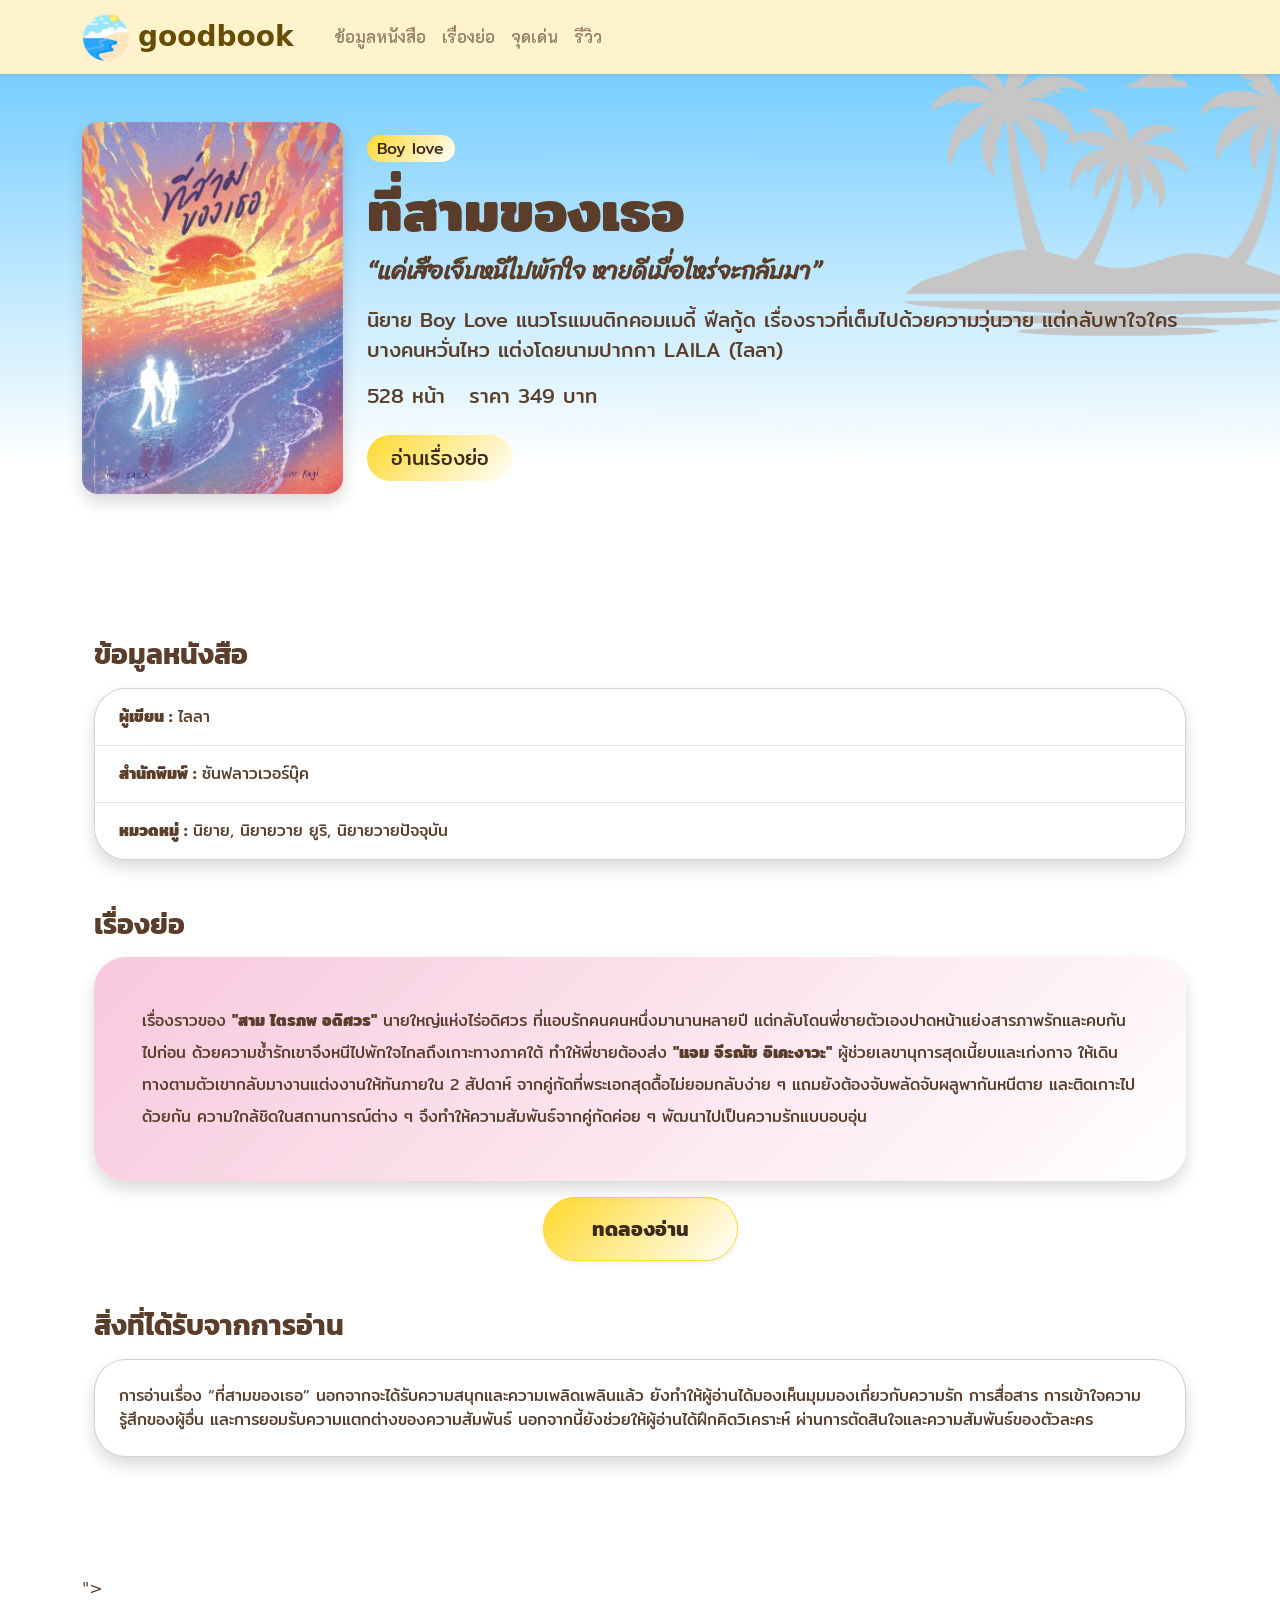
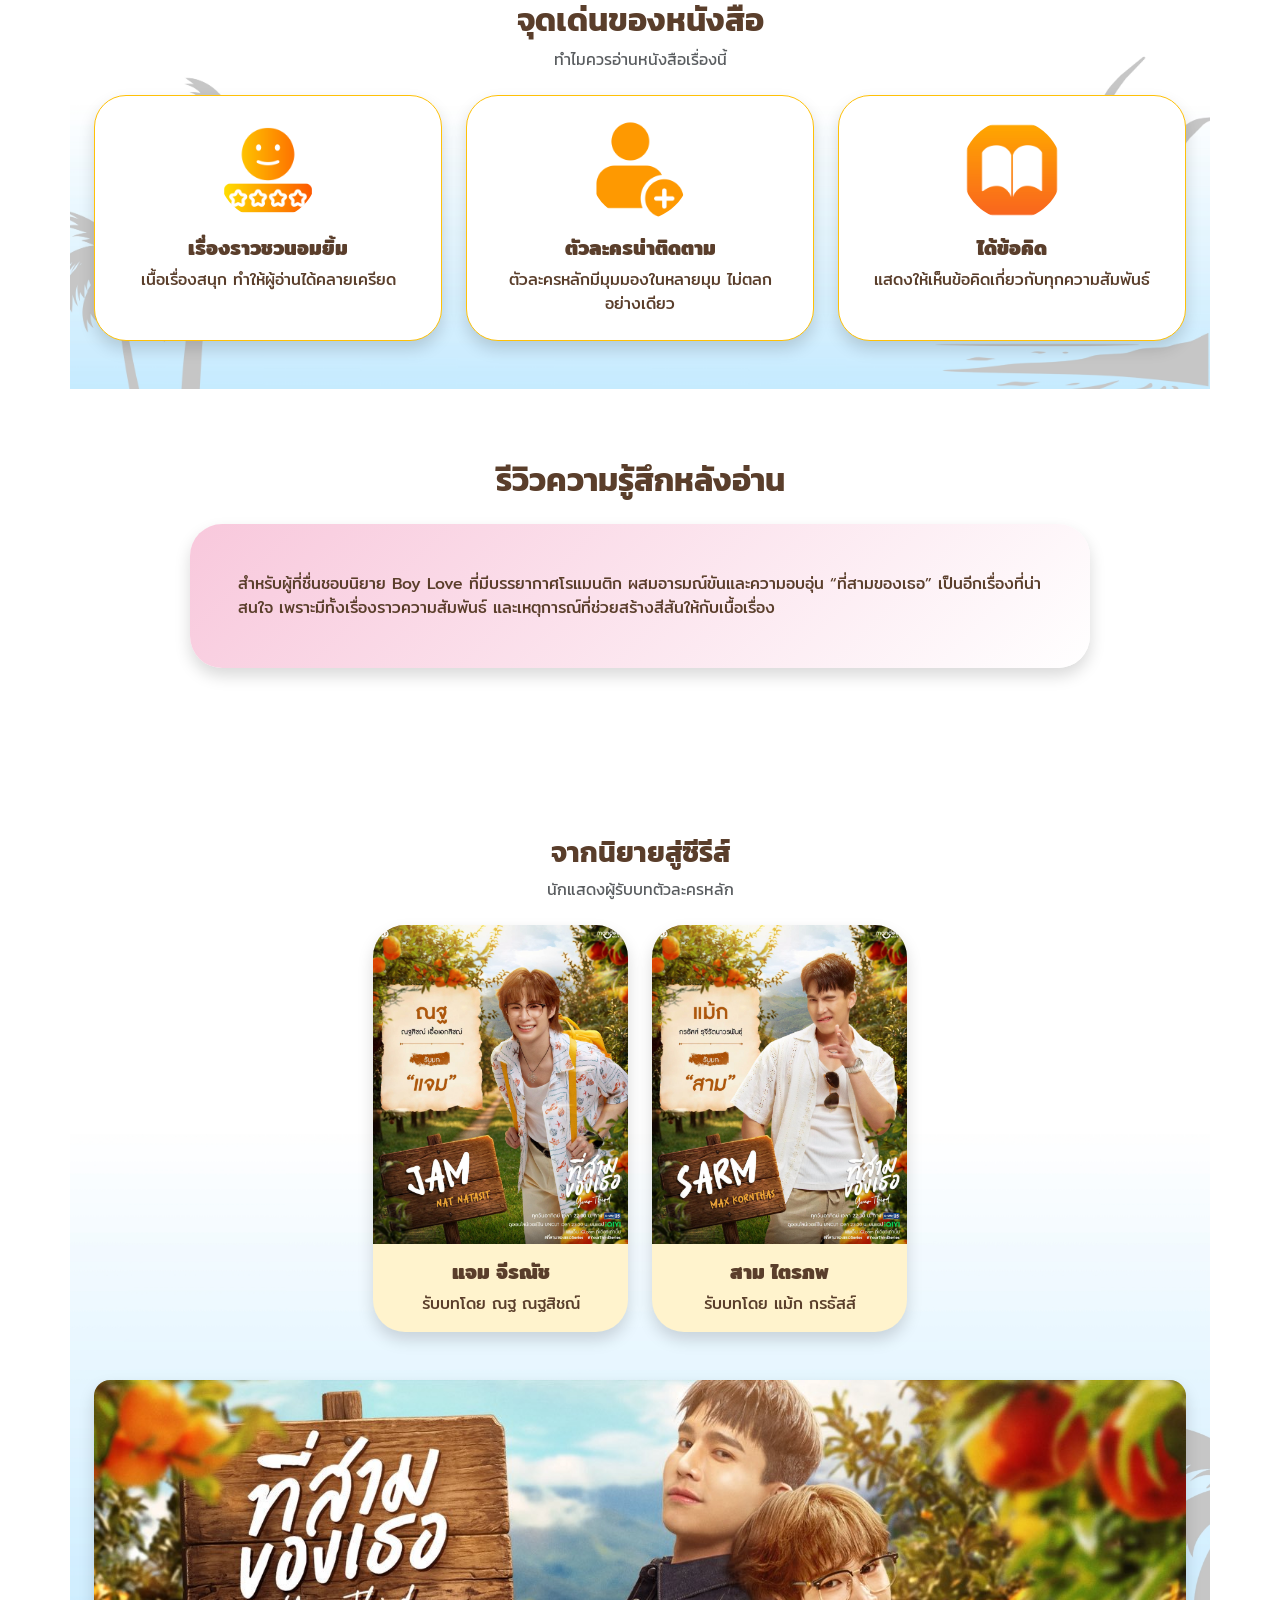
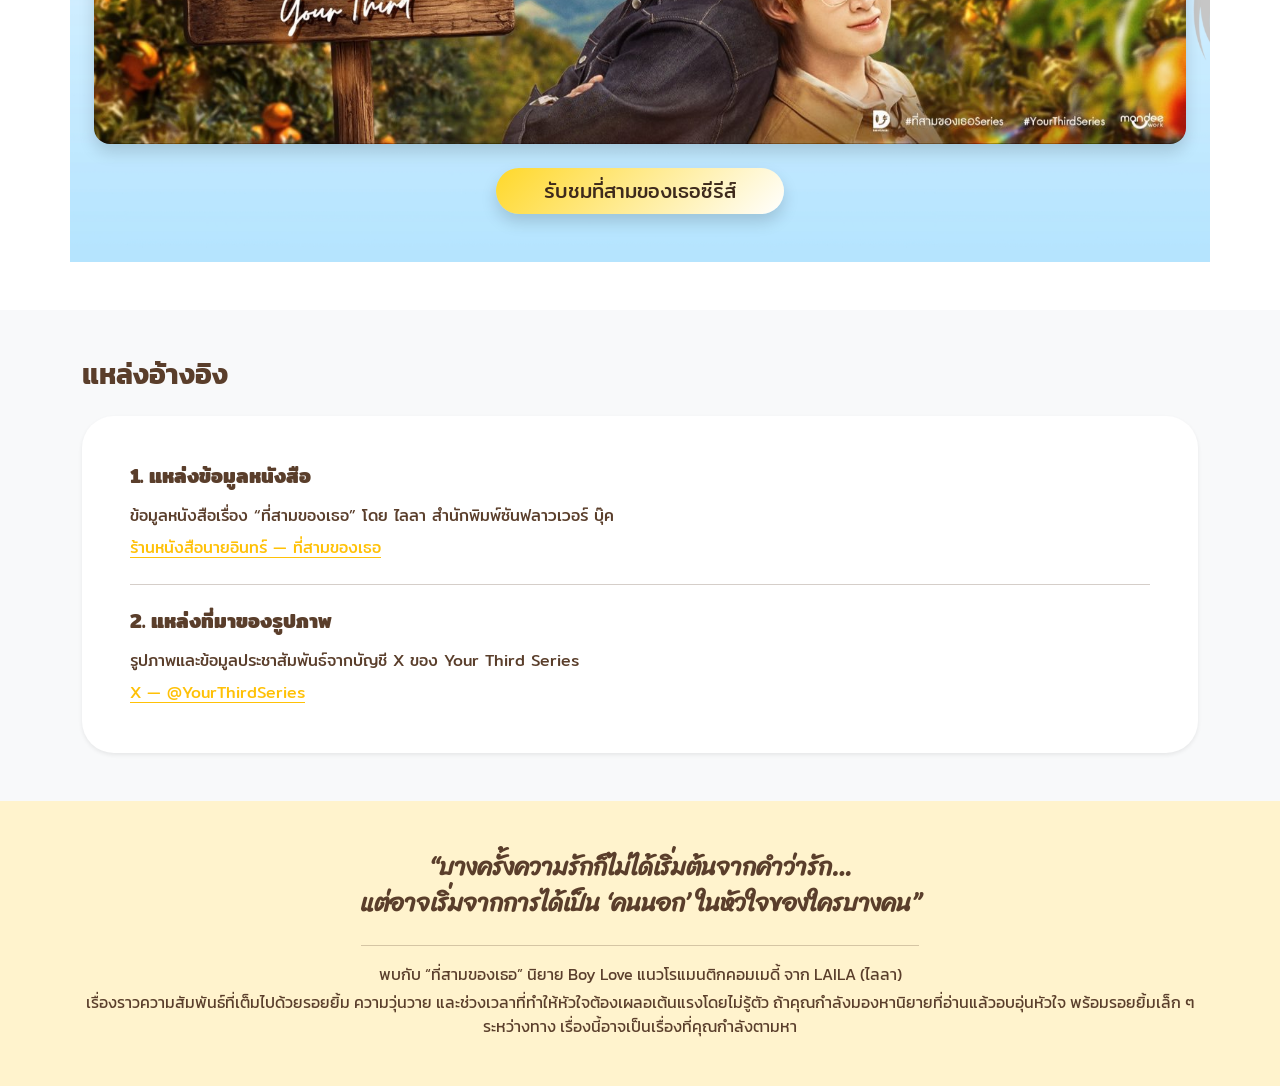
<file: 07- goodbook/index.html>
<!DOCTYPE html>
<html lang="th">

<head>
  <meta charset="UTF-8">
  <meta name="viewport" content="width=device-width, initial-scale=1">
  <title>goodbook | ที่สามของเธอ</title>
  <link href="https://cdn.jsdelivr.net/npm/bootstrap@5.3.3/dist/css/bootstrap.min.css" rel="stylesheet">
  <link rel="preconnect" href="https://fonts.googleapis.com">
  <link rel="preconnect" href="https://fonts.gstatic.com" crossorigin>
  <link href="https://fonts.googleapis.com/css2?family=K2D&family=Kanit&family=Mitr&family=Sriracha&display=swap"
    rel="stylesheet">
  <link rel="stylesheet" href="style.css">
</head>

<body class="bg-body">

  <body class="bg-body"
    style="--bs-body-color: #5a3e2b; --bs-body-color-rgb: 90, 62, 43; --bs-emphasis-color: #5a3e2b; --bs-emphasis-color-rgb: 90, 62, 43; --bs-link-color: #5a3e2b; --bs-link-hover-color: #3e2a1c;">
  </body>

  <!-- Navbar -->
  <nav class="navbar navbar-expand-md sticky-top bg-warning-subtle shadow-sm">
    <div class="container">
      <a class="navbar-brand d-flex align-items-center fw-bold fs-3 text-warning-emphasis" href="#top">
        <img src="images/shore.png" width="48" height="48" class="rounded-circle me-2">
        goodbook
      </a>
      <button class="navbar-toggler" type="button" data-bs-toggle="collapse" data-bs-target="#nav" aria-controls="nav"
        aria-expanded="false" aria-label="เปิดเมนู">
        <span class="navbar-toggler-icon"></span>
      </button>
      <div class="collapse navbar-collapse" id="nav">
        <ul class="navbar-nav ms-md-3 fw-semibold k2d-regular">
          <li class="nav-item"><a class="nav-link" href="#info">ข้อมูลหนังสือ</a></li>
          <li class="nav-item"><a class="nav-link" href="#synopsis">เรื่องย่อ</a></li>
          <li class="nav-item"><a class="nav-link" href="#highlights">จุดเด่น</a></li>
          <li class="nav-item"><a class="nav-link" href="#review">รีวิว</a></li>
        </ul>
      </div>
    </div>
  </nav>

  <!-- Hero -->

  <header id="top" class="py-5" style="
        background-image: url('images/bg1.jpg');
        background-size: cover;
        background-position: center;
        background-repeat: no-repeat;
    ">

    <div class="container">
      <div class="row align-items-center g-4">

        <!-- รูปปกหนังสือ -->
        <div class="col-8 col-md-4 col-lg-3 mx-auto mx-md-0">

          <img src="images/book.webp" class="img-fluid rounded-4 shadow" alt="ปกหนังสือ ที่สามของเธอ">

        </div>

        <!-- ข้อมูลหนังสือ -->
        <div class="col-md-8 col-lg-9">

          <span class="badge rounded-pill fs-6 mb-3 mitr-regular" style="background: linear-gradient(135deg, #ffd82a 0%, #FFFFFF 100%);
               color: #3e2a1c;">
            Boy love
          </span>

          <h1 class="display-4 fw-bold text-body-emphasis mitr-regular">
            ที่สามของเธอ
          </h1>

          <p class="fs-4 fw-semibold text-body-emphasis sriracha-regular">
            “แค่เสือเจ็บหนีไปพักใจ หายดีเมื่อไหร่จะกลับมา”
          </p>

          <p class="lead mitr-regular">
            นิยาย Boy Love แนวโรแมนติกคอมเมดี้ ฟีลกู้ด
            เรื่องราวที่เต็มไปด้วยความวุ่นวาย
            แต่กลับพาใจใครบางคนหวั่นไหว
            แต่งโดยนามปากกา LAILA (ไลลา)
          </p>

          <!-- ข้อมูลจำนวนหน้าและราคา -->
          <p class="fs-5 mitr-regular mb-4">
            <span class="me-3"> 528 หน้า</span>
            <span class="me-3">ราคา 349 บาท</span>
          </p>

          <a href="#synopsis" class="btn btn-lg rounded-pill px-4 mitr-regular" style="background: linear-gradient(135deg, #ffd82a 0%, #FFFFFF 100%);
            color: #3e2a1c;
            border: none;">
            อ่านเรื่องย่อ
          </a>

        </div>

      </div>
    </div>

  </header>

  <!-- Book Information + Directory -->
  <section id="info" class="py-5">
    <div class="container">
      <div class="row g-4">


        <!-- Book info -->
        <section id="info" class="py-5">
          <div class="container">

            <h2 class="h3 fw-bold mb-3 kanit-regular">
              ข้อมูลหนังสือ
            </h2>

            <div class="card rounded-5 shadow mb-5">
              <ul class="list-group list-group-flush rounded-5 mitr-regular">
                <li class="list-group-item px-4 py-3">
                  <strong>ผู้เขียน :</strong> ไลลา
                </li>
                <li class="list-group-item px-4 py-3">
                  <strong>สำนักพิมพ์ :</strong> ซันฟลาวเวอร์บุ๊ค
                </li>
                <li class="list-group-item px-4 py-3">
                  <strong>หมวดหมู่ :</strong> นิยาย, นิยายวาย ยูริ, นิยายวายปัจจุบัน
                </li>
              </ul>
            </div>

            <!-- Synopsis -->
            <h2 class="h3 fw-bold mb-3 kanit-regular">
              เรื่องย่อ
            </h2>

            <div class="card border-0 rounded-5 shadow mb-3"
              style="background: linear-gradient(135deg, #F8C8DC 0%, #FFFFFF 100%);">

              <div class="card-body p-4 p-md-5">
                <p class="mb-0 lh-lg mitr-regular">
                  เรื่องราวของ <strong>"สาม ไตรภพ อดิศวร"</strong>
                  นายใหญ่แห่งไร่อดิศวร ที่แอบรักคนคนหนึ่งมานานหลายปี
                  แต่กลับโดนพี่ชายตัวเองปาดหน้าแย่งสารภาพรักและคบกันไปก่อน
                  ด้วยความช้ำรักเขาจึงหนีไปพักใจไกลถึงเกาะทางภาคใต้
                  ทำให้พี่ชายต้องส่ง <strong>"แจม จีรณัช อิเคะงาวะ"</strong>
                  ผู้ช่วยเลขานุการสุดเนี้ยบและเก่งกาจ
                  ให้เดินทางตามตัวเขากลับมางานแต่งงานให้ทันภายใน 2 สัปดาห์
                  จากคู่กัดที่พระเอกสุดดื้อไม่ยอมกลับง่าย ๆ
                  แถมยังต้องจับพลัดจับผลูพากันหนีตาย และติดเกาะไปด้วยกัน
                  ความใกล้ชิดในสถานการณ์ต่าง ๆ
                  จึงทำให้ความสัมพันธ์จากคู่กัดค่อย ๆ พัฒนาไปเป็นความรักแบบอบอุ่น
                </p>
              </div>

            </div>

            <!-- ปุ่มทดลองอ่าน -->
            <div class="text-center mb-5">
              <a href="https://www.readawrite.com/a/3b3470925327ec792420150761149df1" target="_blank"
                rel="noopener noreferrer" class="btn btn-lg rounded-pill px-5 py-3 shadow-sm fw-semibold mitr-regular"
                style="background: linear-gradient(135deg, #ffd82a 0%, #FFFFFF 100%);
            color: #3e2a1c;
            border: 1px solid #FFD82A;">
                ทดลองอ่าน
              </a>
            </div>
            <!-- Benefits -->
            <h2 class="h3 fw-bold mb-3 kanit-regular">
              สิ่งที่ได้รับจากการอ่าน
            </h2>

            <div class="card rounded-5 shadow">
              <div class="card-body p-4 mitr-regular">
                การอ่านเรื่อง “ที่สามของเธอ” นอกจากจะได้รับความสนุกและความเพลิดเพลินแล้ว
                ยังทำให้ผู้อ่านได้มองเห็นมุมมองเกี่ยวกับความรัก การสื่อสาร การเข้าใจความรู้สึกของผู้อื่น
                และการยอมรับความแตกต่างของความสัมพันธ์ นอกจากนี้ยังช่วยให้ผู้อ่านได้ฝึกคิดวิเคราะห์
                ผ่านการตัดสินใจและความสัมพันธ์ของตัวละคร
              </div>
            </div>

          </div>
        </section>


        <!-- Highlights -->
        <section id="highlights" class="py-5" style="background-image: url('images/bg2.jpg');
         background-size: cover;
         background-position: center;
         background-repeat: no-repeat;">
          ">

          <div class="container">
            <div class="text-center mb-4">
              <h2 class="fw-bold kanit-regular">จุดเด่นของหนังสือ</h2>
              <p class="text-body-secondary kanit-regular">
                ทำไมควรอ่านหนังสือเรื่องนี้
              </p>
            </div>

            <div class="row g-4 justify-content-center">

              <!-- จุดเด่นที่ 1 -->
              <div class="col-md-4">
                <div class="card h-100 text-center rounded-5 shadow border-warning">
                  <div class="card-body p-4">
                    <img src="images/smaile.png" alt="เรื่องราวชวนอมยิ้ม" width="100" height="100"
                      class="rounded-circle object-fit-cover mb-3">

                    <h3 class="h5 fw-bold mitr-regular">เรื่องราวชวนอมยิ้ม</h3>
                    <p class="mb-0 mitr-regular">
                      เนื้อเรื่องสนุก ทำให้ผู้อ่านได้คลายเครียด
                    </p>
                  </div>
                </div>
              </div>

              <!-- จุดเด่นที่ 2 -->
              <div class="col-md-4">
                <div class="card h-100 text-center rounded-5 shadow border-warning">
                  <div class="card-body p-4">
                    <img src="images/add-user.png" alt="ตัวละครน่าติดตาม" width="100" height="100"
                      class="rounded-circle object-fit-cover mb-3">

                    <h3 class="h5 fw-bold mitr-regular">ตัวละครน่าติดตาม</h3>
                    <p class="mb-0 mitr-regular">
                      ตัวละครหลักมีมุมมองในหลายมุม ไม่ตลกอย่างเดียว
                    </p>
                  </div>
                </div>
              </div>

              <!-- จุดเด่นที่ 3 -->
              <div class="col-md-4">
                <div class="card h-100 text-center rounded-5 shadow border-warning">
                  <div class="card-body p-4">
                    <img src="images/learning.png" alt="ได้ข้อคิด" width="100" height="100"
                      class="rounded-circle object-fit-cover mb-3">

                    <h3 class="h5 fw-bold mitr-regular">ได้ข้อคิด</h3>
                    <p class="mb-0 mitr-regular">
                      แสดงให้เห็นข้อคิดเกี่ยวกับทุกความสัมพันธ์
                    </p>
                  </div>
                </div>
              </div>

            </div>
          </div>
        </section>

        <!-- Review + series -->
        <section id="review" class="py-5">
          <div class="container">

            <h2 class="fw-bold text-center mb-4 kanit-regular">
              รีวิวความรู้สึกหลังอ่าน
            </h2>

            <!-- กล่องข้อความสีชมพูไล่เฉดสีขาว -->
            <div class="card border-0 rounded-5 shadow mx-auto mb-5" style="max-width: 900px;
             background: linear-gradient(135deg, #F8C8DC 0%, #FFFFFF 100%);">

              <div class="card-body p-4 p-md-5 mitr-regular">
                สำหรับผู้ที่ชื่นชอบนิยาย Boy Love ที่มีบรรยากาศโรแมนติก
                ผสมอารมณ์ขันและความอบอุ่น “ที่สามของเธอ” เป็นอีกเรื่องที่น่าสนใจ
                เพราะมีทั้งเรื่องราวความสัมพันธ์ และเหตุการณ์ที่ช่วยสร้างสีสันให้กับเนื้อเรื่อง
              </div>

            </div>
          </div>
        </section>


        <!-- จากนิยายสู่ซีรีส์ -->
        <section id="series" class="py-5" style="background-image: url('images/bg3.jpg');
         background-size: cover;
         background-position: center;
         background-repeat: no-repeat;">

          <div class="container">

            <!-- หัวข้อ -->
            <div class="text-center mb-4">
              <h3 class="fw-bold kanit-regular">จากนิยายสู่ซีรีส์</h3>
              <p class="text-body-secondary kanit-regular">
                นักแสดงผู้รับบทตัวละครหลัก
              </p>
            </div>

            <!-- การ์ดนักแสดง -->
            <div class="row g-4 justify-content-center mb-5">

              <div class="col-8 col-sm-5 col-md-3">
                <div class="card h-100 text-center rounded-5 shadow bg-warning-subtle border-0">
                  <img src="images/jam.jpg" class="card-img-top rounded-top-5" alt="ณฐ ณฐสิชณ์ รับบท แจม จีรณัช">

                  <div class="card-body">
                    <h4 class="h5 fw-bold mitr-regular">แจม จีรณัช</h4>
                    <p class="mb-0 mitr-regular">รับบทโดย ณฐ ณฐสิชณ์</p>
                  </div>
                </div>
              </div>

              <div class="col-8 col-sm-5 col-md-3">
                <div class="card h-100 text-center rounded-5 shadow bg-warning-subtle border-0">
                  <img src="images/sam.jpg" class="card-img-top rounded-top-5" alt="แม้ก กรธัสส์ รับบท สาม ไตรภพ">

                  <div class="card-body">
                    <h4 class="h5 fw-bold mitr-regular">สาม ไตรภพ</h4>
                    <p class="mb-0 mitr-regular">รับบทโดย แม้ก กรธัสส์</p>
                  </div>
                </div>
              </div>

            </div>

            <!-- แบนเนอร์ซีรีส์ -->
            <div class="text-center">
              <img src="images/1500x500.jpg" class="img-fluid rounded-4 shadow mb-4"
                alt="ซีรีส์ ที่สามของเธอ Your Third">


              <div>
                <a href="https://www.iq.com/play/your-third-episode-1-onlibx4ku8?lang=en_us&amp;sh_pltf=4"
                  class="btn btn-lg rounded-pill px-5 shadow mitr-regular" style="background: linear-gradient(135deg, #ffd82a 0%, #FFFFFF 100%);
           color: #3e2a1c;
           border: none;" target="_blank" rel="noopener">
                  รับชมที่สามของเธอซีรีส์
                </a>
              </div>
            </div>

          </div>
        </section>
  </section>

  <!-- References / แหล่งอ้างอิง -->
  <section id="references" class="py-5 bg-light">
    <div class="container">

      <h2 class="h3 fw-bold mb-4 kanit-regular">
        แหล่งอ้างอิง
      </h2>

      <div class="card border-0 rounded-5 shadow-sm">
        <div class="card-body p-4 p-md-5 mitr-regular">

          <h3 class="h5 fw-bold mb-3">
            1. แหล่งข้อมูลหนังสือ
          </h3>

          <p class="mb-2">
            ข้อมูลหนังสือเรื่อง “ที่สามของเธอ” โดย ไลลา
            สำนักพิมพ์ซันฟลาวเวอร์ บุ๊ค
          </p>

          <p class="mb-4">
            <a href="https://www.naiin.com/product/detail/663564" target="_blank" rel="noopener noreferrer"
              class="link-warning link-offset-2">
              ร้านหนังสือนายอินทร์ — ที่สามของเธอ
            </a>
          </p>

          <hr class="my-4">

          <h3 class="h5 fw-bold mb-3">
            2. แหล่งที่มาของรูปภาพ
          </h3>

          <p class="mb-2">
            รูปภาพและข้อมูลประชาสัมพันธ์จากบัญชี X
            ของ Your Third Series
          </p>

          <p class="mb-0">
            <a href="https://x.com/YourThirdSeries" target="_blank" rel="noopener noreferrer"
              class="link-warning link-offset-2">
              X — @YourThirdSeries
            </a>
          </p>

        </div>
      </div>


    </div>
  </section>


  <!-- Footer -->
  <footer class="bg-warning-subtle py-5 text-center">
    <div class="container">
      <blockquote class="fs-4 fw-semibold mb-4 sriracha-regular">
        “บางครั้งความรักก็ไม่ได้เริ่มต้นจากคำว่ารัก…<br>
        แต่อาจเริ่มจากการได้เป็น ‘คนนอก’ ในหัวใจของใครบางคน”
      </blockquote>

      <hr class="w-50 mx-auto">

      <p class="mb-1 kanit-regular">
        พบกับ “ที่สามของเธอ” นิยาย Boy Love แนวโรแมนติกคอมเมดี้ จาก LAILA (ไลลา)
      </p>

      <p class="mb-0 kanit-regular">
        เรื่องราวความสัมพันธ์ที่เต็มไปด้วยรอยยิ้ม ความวุ่นวาย และช่วงเวลาที่ทำให้หัวใจต้องเผลอเต้นแรงโดยไม่รู้ตัว
        ถ้าคุณกำลังมองหานิยายที่อ่านแล้วอบอุ่นหัวใจ พร้อมรอยยิ้มเล็ก ๆ ระหว่างทาง เรื่องนี้อาจเป็นเรื่องที่คุณกำลังตามหา
      </p>
    </div>
  </footer>

  <!-- ปุ่มเลื่อนขึ้นด้านบนสุด ใช้ Bootstrap -->
  <button id="backToTop" type="button"
    class="btn rounded-circle position-fixed bottom-0 end-0 m-4 shadow d-none border border-warning"
    style="background: linear-gradient(135deg, #FFD700, #FFFFFF); color: #8B6508; width: 50px; height: 50px; font-size: 24px; z-index: 1050;"
    aria-label="เลื่อนขึ้นด้านบน" title="เลื่อนขึ้นด้านบน">
    ↑
  </button>

  <script src="https://cdn.jsdelivr.net/npm/bootstrap@5.3.3/dist/js/bootstrap.bundle.min.js"></script>

  <script>
    // แสดงปุ่มเมื่อเลื่อนหน้าจอลงเกิน 200 พิกเซล
    const backToTop = document.getElementById('backToTop');

    window.addEventListener('scroll', function () {
      if (window.scrollY > 200) {
        backToTop.classList.remove('d-none');
      } else {
        backToTop.classList.add('d-none');
      }
    });

    // เลื่อนกลับไปด้านบนสุดอย่างนุ่มนวล
    backToTop.addEventListener('click', function () {
      window.scrollTo({
        top: 0,
        behavior: 'smooth'
      });
    });
  </script>

</body>

</html>
</file>
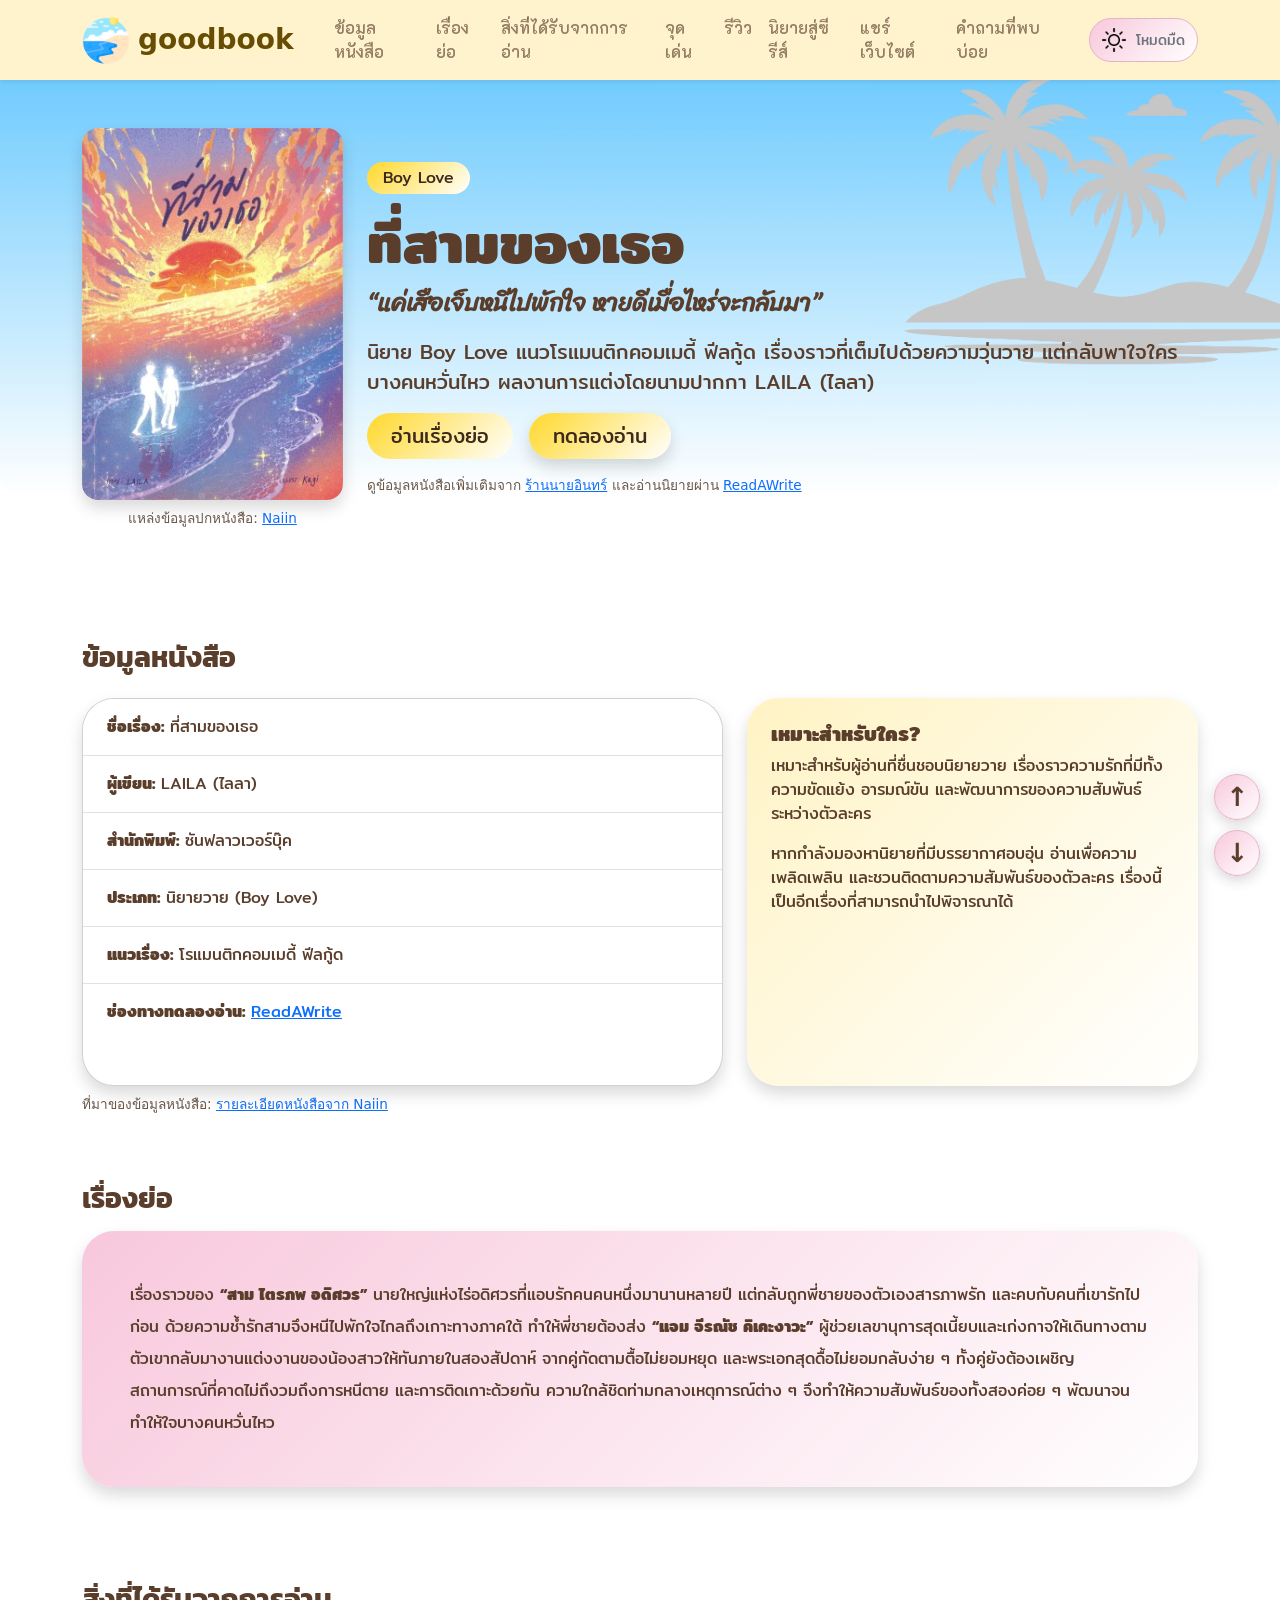
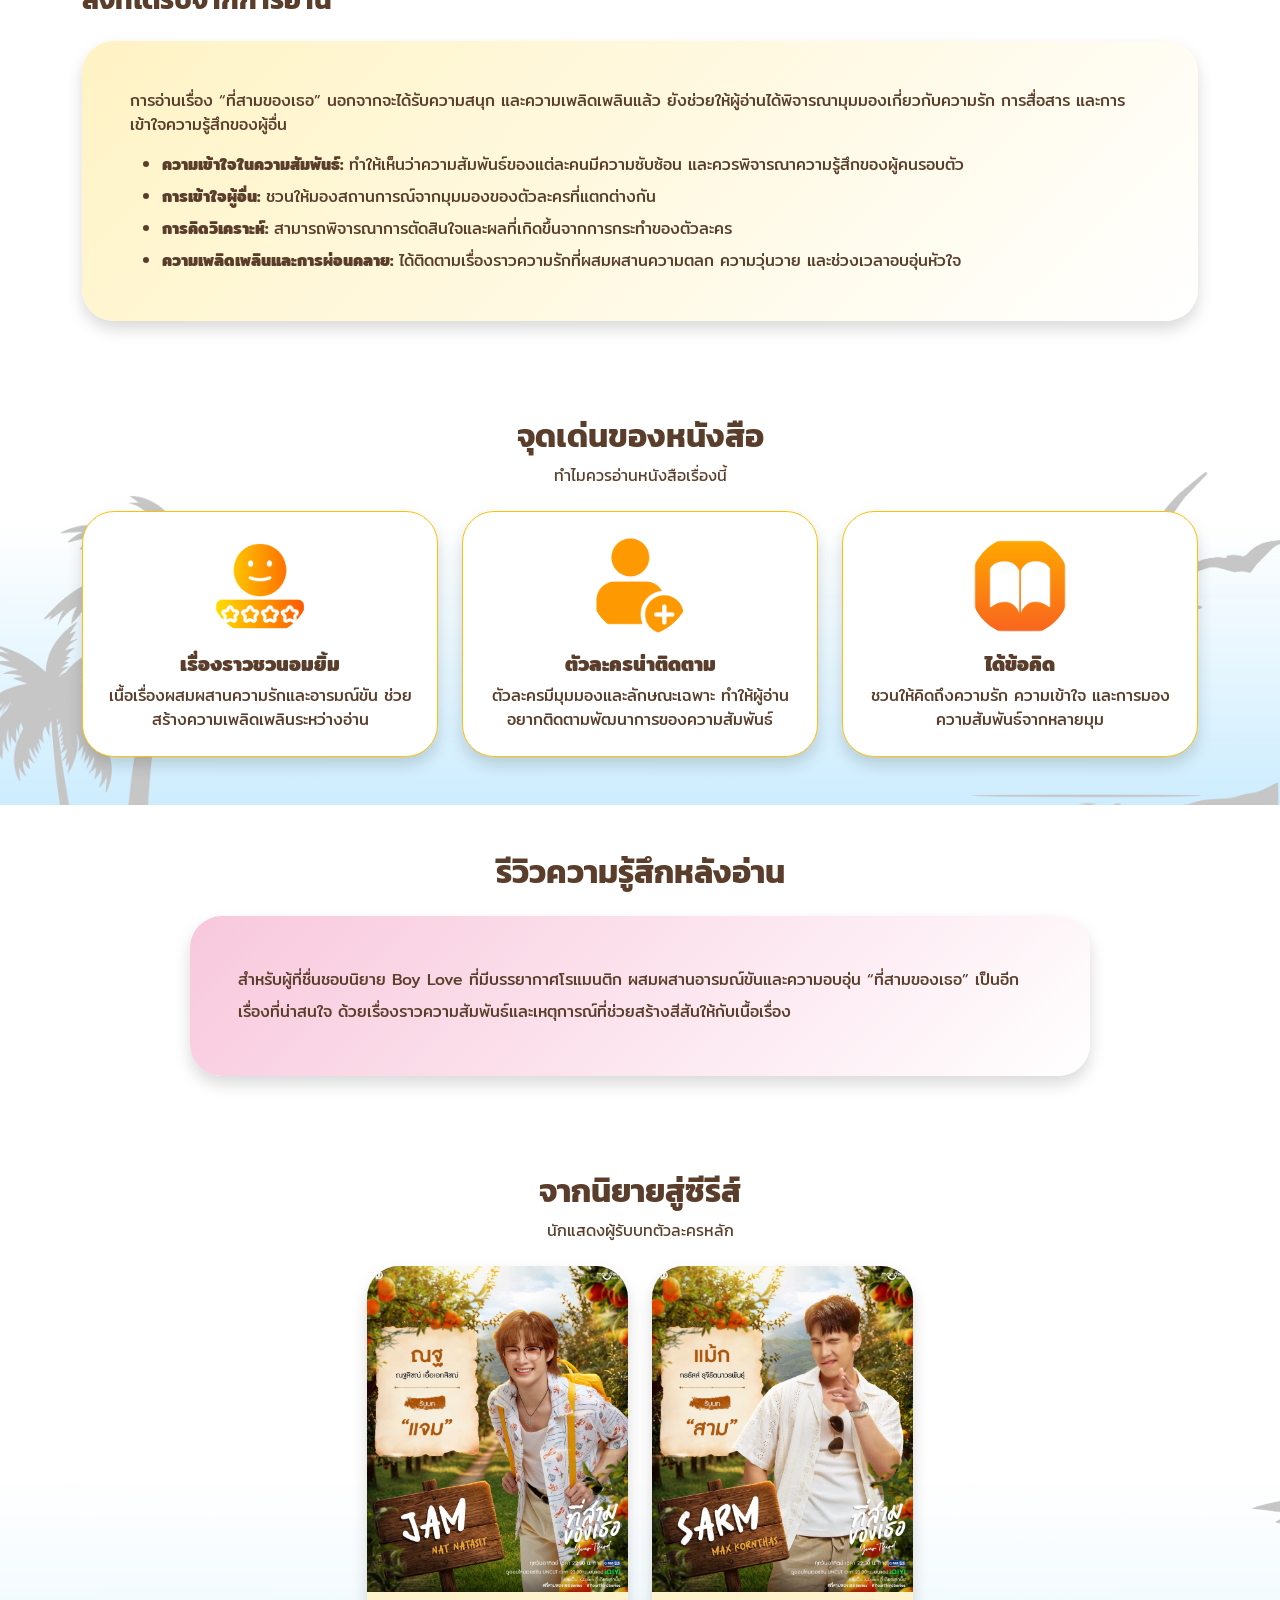
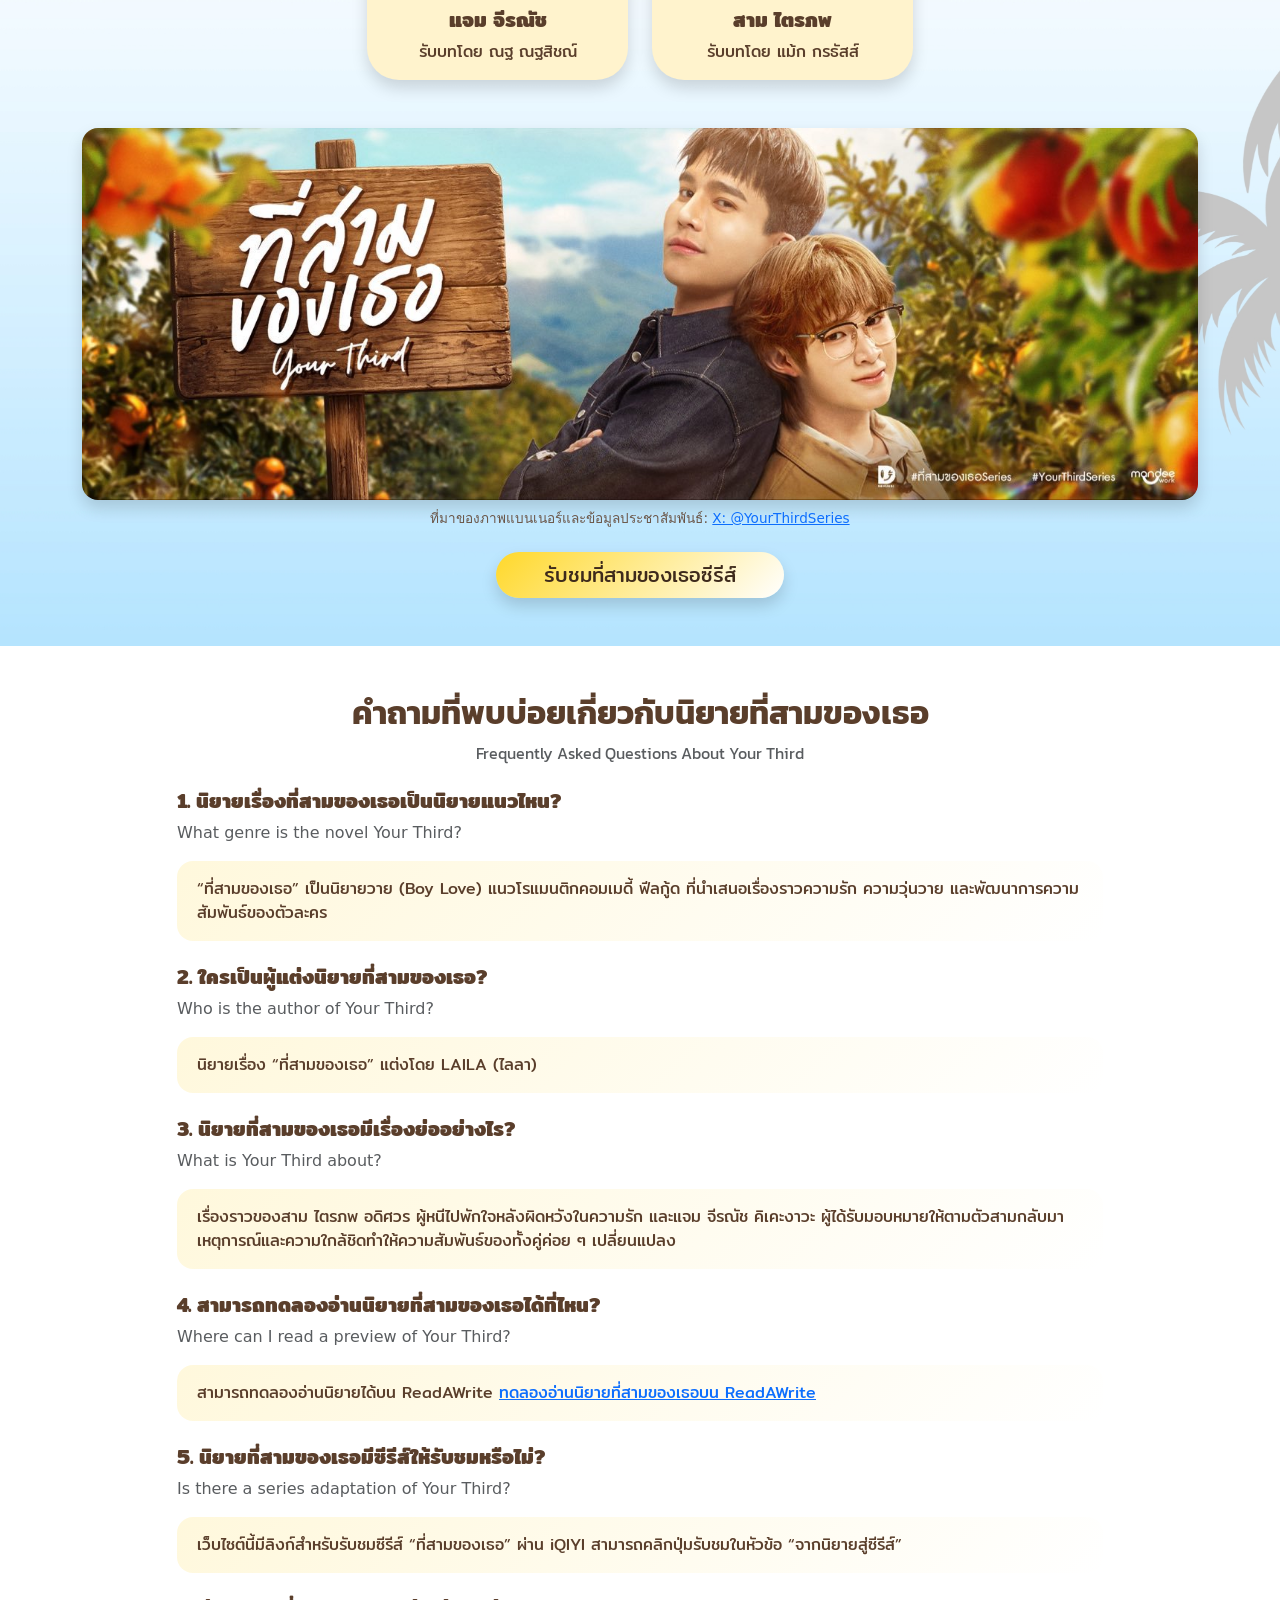
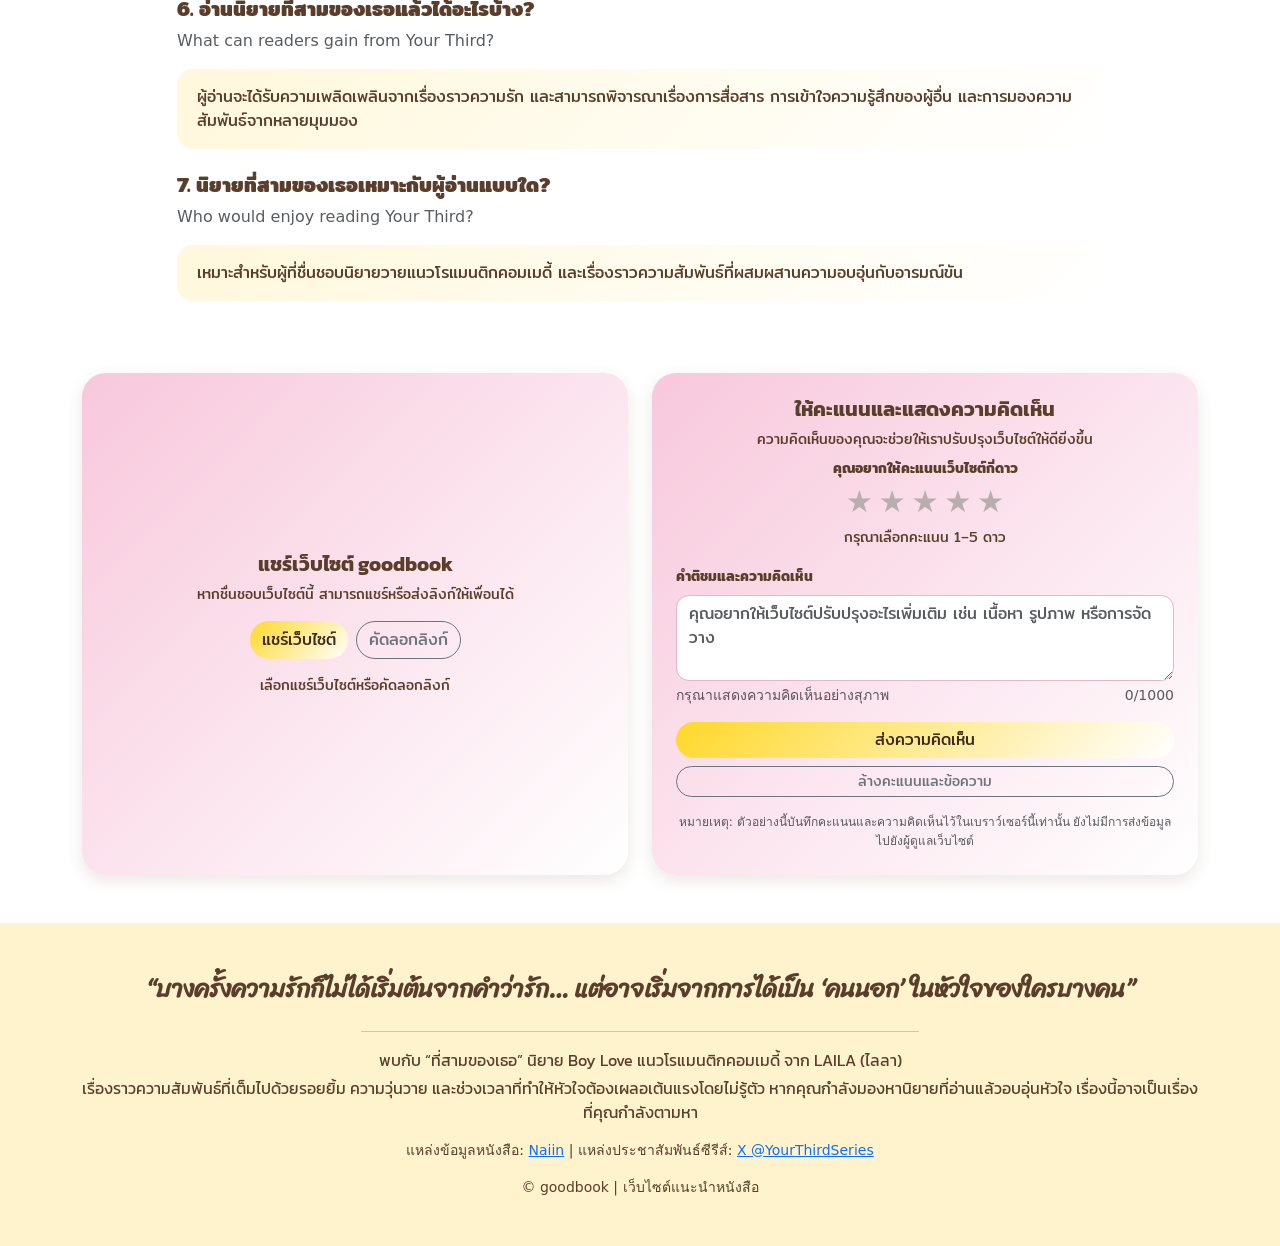
<file: 08 - goodbook/index.html>
<!DOCTYPE html>
<html lang="th">

<head>
  <meta charset="UTF-8">
  <meta name="viewport" content="width=device-width, initial-scale=1">

  <title>ที่สามของเธอ | รีวิวและแนะนำนิยายวาย Boy Love - goodbook</title>

  <!-- SEO -->
  <meta name="description"
    content="แนะนำและรีวิว ที่สามของเธอ ผลงานนิยาย Boy Love โดย LAILA (ไลลา) แนวโรแมนติกคอมเมดี้ ฟีลกู้ด พร้อมเรื่องย่อ รีวิว จุดเด่น และลิงก์ทดลองอ่าน">
  <meta name="keywords"
    content="ที่สามของเธอ, นิยายวาย, LAILA, ไลลา, Boy Love, นิยายโรแมนติกคอมเมดี้, Your Third, รีวิวหนังสือ">
  <meta name="author" content="goodbook">
  <meta name="robots" content="index, follow">
  <meta name="language" content="Thai">

  <!-- ข้อมูลสำหรับแชร์เว็บไซต์ -->
  <meta property="og:type" content="website">
  <meta property="og:locale" content="th_TH">
  <meta property="og:title" content="ที่สามของเธอ | นิยายวายแนะนำโดย goodbook">
  <meta property="og:description"
    content="ทำความรู้จักนิยายที่สามของเธอ โดย LAILA พร้อมเรื่องย่อ รีวิว และช่องทางทดลองอ่าน">
  <meta property="og:image" content="images/book.webp">
  <meta property="og:image:alt" content="ปกหนังสือนิยายที่สามของเธอ">

  <!-- Bootstrap -->
  <link href="https://cdn.jsdelivr.net/npm/bootstrap@5.3.3/dist/css/bootstrap.min.css" rel="stylesheet">

  <!-- Google Fonts -->
  <link rel="preconnect" href="https://fonts.googleapis.com">
  <link rel="preconnect" href="https://fonts.gstatic.com" crossorigin>
  <link href="https://fonts.googleapis.com/css2?family=K2D&family=Kanit&family=Mitr&family=Sriracha&display=swap"
    rel="stylesheet">

  <!-- AOS Animation -->
  <link href="https://unpkg.com/aos@2.3.1/dist/aos.css" rel="stylesheet">
  <link rel="stylesheet" href="style.css">

  <!-- AEO / FAQ Structured Data -->
  <script type="application/ld+json">
  {
    "@context": "https://schema.org",
    "@type": "FAQPage",
    "mainEntity": [
      {
        "@type": "Question",
        "name": "นิยายเรื่องที่สามของเธอเป็นนิยายแนวไหน?",
        "acceptedAnswer": {
          "@type": "Answer",
          "text": "ที่สามของเธอเป็นนิยายวาย Boy Love แนวโรแมนติกคอมเมดี้ ฟีลกู้ด"
        }
      },
      {
        "@type": "Question",
        "name": "ใครเป็นผู้แต่งนิยายที่สามของเธอ?",
        "acceptedAnswer": {
          "@type": "Answer",
          "text": "นิยายเรื่องที่สามของเธอแต่งโดย LAILA (ไลลา)"
        }
      },
      {
        "@type": "Question",
        "name": "สามารถทดลองอ่านนิยายที่สามของเธอได้ที่ไหน?",
        "acceptedAnswer": {
          "@type": "Answer",
          "text": "สามารถทดลองอ่านนิยายที่สามของเธอได้บน ReadAWrite"
        }
      },
      {
        "@type": "Question",
        "name": "นิยายที่สามของเธอมีซีรีส์หรือไม่?",
        "acceptedAnswer": {
          "@type": "Answer",
          "text": "เว็บไซต์มีลิงก์ไปยังหน้ารับชมซีรีส์ที่สามของเธอบน iQIYI"
        }
      }
    ]
  }
  </script>

  <style>
    /* ===== สีพื้นฐาน ===== */
    body {
      --bs-body-color: #5a3e2b;
      --bs-body-color-rgb: 90, 62, 43;
      --bs-emphasis-color: #5a3e2b;
      --bs-emphasis-color-rgb: 90, 62, 43;
      --bs-link-color: #5a3e2b;
      --bs-link-hover-color: #3e2a1c;
      transition: background-color .25s ease, color .25s ease;
    }

    .mitr-regular {
      font-family: 'Mitr', sans-serif;
    }

    .kanit-regular {
      font-family: 'Kanit', sans-serif;
    }

    .k2d-regular {
      font-family: 'K2D', sans-serif;
    }

    .sriracha-regular {
      font-family: 'Sriracha', cursive;
    }

    html {
      scroll-behavior: smooth;
      scroll-padding-top: 85px;
    }

    /* ===== ปุ่มไล่สีเหลือง ===== */
    .gradient-yellow {
      background: linear-gradient(135deg, #ffd82a 0%, #ffffff 100%);
      color: #3e2a1c;
      border: none;
      transition: transform .2s ease, box-shadow .2s ease;
    }

    .gradient-yellow:hover {
      color: #3e2a1c;
      transform: translateY(-2px);
      box-shadow: 0 .5rem 1rem rgba(90, 62, 43, .15);
    }

    .action-btn {
      border-radius: 50rem;
      transition: transform .2s ease, box-shadow .2s ease;
    }

    .action-btn:hover {
      transform: translateY(-2px);
      box-shadow: 0 .5rem 1rem rgba(90, 62, 43, .15);
    }

    .source-link {
      font-size: .85rem;
      color: #6b5749;
    }

    .source-link a {
      text-decoration: underline;
    }

    /* ===== กล่องคำตอบ AEO ===== */
    .faq-answer {
      background: linear-gradient(135deg, #fff8dc 0%, #ffffff 100%);
      border-radius: 1rem;
      padding: 1rem 1.25rem;
    }

    /* ===== กล่องแชร์และให้คะแนน ===== */
    .engagement-section {
      padding: 1.5rem 0 3rem;
    }

    .engagement-card {
      height: 100%;
      background: linear-gradient(135deg, #F8C8DC 0%, #FFFFFF 100%);
      border: 0;
      border-radius: 1.5rem;
      box-shadow: 0 .35rem 1rem rgba(90, 62, 43, .12);
      color: #5a3e2b;
      transition: transform .2s ease, box-shadow .2s ease;
    }

    .engagement-card:hover {
      transform: translateY(-3px);
      box-shadow: 0 .6rem 1.25rem rgba(90, 62, 43, .16);
    }

    .engagement-card .card-body {
      padding: 1.5rem;
    }

    .engagement-card .form-control {
      border-radius: .8rem;
      border-color: #e3b8c9;
    }

    .engagement-card .form-control:focus {
      border-color: #d783a5;
      box-shadow: 0 0 0 .2rem rgba(215, 131, 165, .2);
    }

    .engagement-card .small-note {
      font-size: .75rem;
      line-height: 1.6;
    }

    /* ===== ไอคอนโหมดสว่าง/มืด ===== */
    .theme-icon {
      width: 20px;
      height: 20px;
      object-fit: contain;
      vertical-align: middle;
    }

    /* ===== ธีมมืด ===== */
    body[data-theme="dark"] {
      background-color: #211d20 !important;
      color: #f7e9e9 !important;
      --bs-body-bg: #211d20;
      --bs-body-color: #f7e9e9;
      --bs-emphasis-color: #fff3c4;
      --bs-secondary-color: #d5c3c8;
      --bs-border-color: #51434b;
      --bs-link-color: #ffdc75;
      --bs-link-hover-color: #ffe9a6;
    }

    body[data-theme="dark"] .navbar,
    body[data-theme="dark"] footer {
      background-color: #342a30 !important;
      color: #fff3e0 !important;
    }

    body[data-theme="dark"] .navbar-brand,
    body[data-theme="dark"] .nav-link,
    body[data-theme="dark"] footer a {
      color: #ffdf85 !important;
    }

    body[data-theme="dark"] .card,
    body[data-theme="dark"] .list-group-item {
      background-color: #342a30;
      color: #f7e9e9;
      border-color: #65505a;
    }

    body[data-theme="dark"] .text-body-secondary,
    body[data-theme="dark"] .source-link {
      color: #dfcbd2 !important;
    }

    body[data-theme="dark"] .faq-answer,
    body[data-theme="dark"] .theme-gradient {
      background: linear-gradient(135deg, #45343d 0%, #342a30 100%) !important;
      color: #fff3e0;
    }

    body[data-theme="dark"] .engagement-card {
      background: linear-gradient(135deg, #493541 0%, #342a30 100%);
      color: #fff3e0;
    }

    body[data-theme="dark"] .engagement-card .form-control {
      background-color: #211d20;
      color: #fff3e0;
      border-color: #65505a;
    }

    body[data-theme="dark"] .engagement-card .form-control::placeholder {
      color: #cbb5bf;
    }

    body[data-theme="dark"] .btn-outline-secondary {
      color: #ffdf85;
      border-color: #cbb5bf;
    }

    body[data-theme="dark"] .btn-outline-secondary:hover {
      background-color: #51404a;
      color: #ffffff;
    }

    /* ===== ระบบให้คะแนนดาว ===== */
    .rating-stars {
      display: flex;
      justify-content: center;
      gap: .15rem;
    }

    .rating-star {
      border: 0;
      background: transparent;
      color: #b8aeb0;
      font-size: 1.9rem;
      line-height: 1.2;
      padding: .1rem;
      cursor: pointer;
      transition: color .15s ease, transform .15s ease;
    }

    .rating-star.active,
    .rating-star:hover {
      color: #f2bd25;
    }

    .rating-star:hover {
      transform: scale(1.08);
    }

    .rating-star:focus-visible {
      outline: 2px solid #b8860b;
      outline-offset: 3px;
      border-radius: .25rem;
    }

    @media (max-width: 767.98px) {
      .engagement-card .card-body {
        padding: 1.25rem;
      }
    }

    @media (max-width: 576px) {
      .rating-star {
        font-size: 1.6rem;
      }
    }

    @media (prefers-reduced-motion: reduce) {

      body,
      .action-btn,
      .gradient-yellow,
      .rating-star,
      .engagement-card {
        transition: none;
      }

      .engagement-card:hover {
        transform: none;
      }
    }
  </style>
</head>

<body class="bg-body">

  <!-- ===== Navbar ===== -->
  <nav class="navbar navbar-expand-md sticky-top bg-warning-subtle shadow-sm">
    <div class="container">

      <a class="navbar-brand d-flex align-items-center fw-bold fs-3 text-warning-emphasis" href="#top">
        <img src="images/shore.png" width="48" height="48" class="rounded-circle me-2" alt="โลโก้ goodbook">
        goodbook
      </a>

      <button class="navbar-toggler" type="button" data-bs-toggle="collapse" data-bs-target="#nav" aria-controls="nav"
        aria-expanded="false" aria-label="เปิดเมนู">
        <span class="navbar-toggler-icon"></span>
      </button>

      <div class="collapse navbar-collapse" id="nav">
        <ul class="navbar-nav ms-md-3 fw-semibold k2d-regular">
          <li class="nav-item"><a class="nav-link" href="#info">ข้อมูลหนังสือ</a></li>
          <li class="nav-item"><a class="nav-link" href="#synopsis">เรื่องย่อ</a></li>
          <li class="nav-item"><a class="nav-link" href="#benefits">สิ่งที่ได้รับจากการอ่าน</a></li>
          <li class="nav-item"><a class="nav-link" href="#highlights">จุดเด่น</a></li>
          <li class="nav-item"><a class="nav-link" href="#review">รีวิว</a></li>
          <li class="nav-item"><a class="nav-link" href="#series">นิยายสู่ซีรีส์</a></li>
          <li class="nav-item"><a class="nav-link" href="#share">แชร์เว็บไซต์</a></li>
          <li class="nav-item"><a class="nav-link" href="#faq">คำถามที่พบบ่อย</a></li>
        </ul>
      </div>

      <div class="d-flex ms-md-3 mt-3 mt-md-0">
        <button type="button" id="themeToggle" class="btn btn-outline-secondary rounded-pill mitr-regular"
          aria-pressed="false">
          <img id="themeIcon" src="images/moon.png" alt="" width="20" height="20" class="theme-icon me-1">
          <span id="themeLabel">โหมดมืด</span>
        </button>
      </div>
    
    </div>
  </nav>

  <!-- ===== Hero ===== -->
  <header id="top" class="py-5"
    style="background-image:url('images/bg1.jpg');background-size:cover;background-position:center;background-repeat:no-repeat;">
    <div class="container">
      <div class="row align-items-center g-4">

        <div class="col-8 col-md-4 col-lg-3 mx-auto mx-md-0" data-aos="zoom-in-right" data-aos-duration="1000">

          <img src="images/book.webp" class="img-fluid rounded-4 shadow" alt="ปกหนังสือนิยายที่สามของเธอ โดย LAILA">

          <p class="source-link mt-2 text-center">
            แหล่งข้อมูลปกหนังสือ:
            <a href="https://www.naiin.com/product/detail/663564" target="_blank" rel="noopener noreferrer">Naiin</a>
          </p>
        </div>

        <div class="col-md-8 col-lg-9">
          <span class="badge rounded-pill fs-6 mb-3 mitr-regular gradient-yellow px-3 py-2">
            Boy Love
          </span>

          <h1 class="display-4 fw-bold text-body-emphasis mitr-regular">
            ที่สามของเธอ
          </h1>

          <p class="fs-4 fw-semibold text-body-emphasis sriracha-regular">
            “แค่เสือเจ็บหนีไปพักใจ หายดีเมื่อไหร่จะกลับมา”
          </p>

          <p class="lead mitr-regular">
            นิยาย Boy Love แนวโรแมนติกคอมเมดี้ ฟีลกู้ด
            เรื่องราวที่เต็มไปด้วยความวุ่นวาย แต่กลับพาใจใครบางคนหวั่นไหว
            ผลงานการแต่งโดยนามปากกา LAILA (ไลลา)
          </p>

          <div class="d-flex flex-wrap gap-3">
            <a href="#synopsis" class="btn btn-lg rounded-pill px-4 mitr-regular gradient-yellow">
              อ่านเรื่องย่อ
            </a>

            <a href="https://www.readawrite.com/a/3b3470925327ec792420150761149df1"
              class="btn btn-lg rounded-pill px-4 mitr-regular gradient-yellow shadow" target="_blank"
              rel="noopener noreferrer">
              ทดลองอ่าน
            </a>
          </div>

          <p class="source-link mt-3">
            ดูข้อมูลหนังสือเพิ่มเติมจาก
            <a href="https://www.naiin.com/product/detail/663564" target="_blank"
              rel="noopener noreferrer">ร้านนายอินทร์</a>
            และอ่านนิยายผ่าน
            <a href="https://www.readawrite.com/a/3b3470925327ec792420150761149df1" target="_blank"
              rel="noopener noreferrer">ReadAWrite</a>
          </p>
        </div>

      </div>
    </div>
  </header>

  <!-- ===== ข้อมูลหนังสือ ===== -->
  <section id="info" class="py-5">
    <div class="container">
      <h2 class="h3 fw-bold mb-4 kanit-regular">ข้อมูลหนังสือ</h2>

      <div class="row g-4">
        <div class="col-lg-7">
          <div class="card h-100 rounded-5 shadow">
            <ul class="list-group list-group-flush rounded-5 mitr-regular">
              <li class="list-group-item px-4 py-3">
                <strong>ชื่อเรื่อง:</strong> ที่สามของเธอ
              </li>
              <li class="list-group-item px-4 py-3">
                <strong>ผู้เขียน:</strong> LAILA (ไลลา)
              </li>
              <li class="list-group-item px-4 py-3">
                <strong>สำนักพิมพ์:</strong> ซันฟลาวเวอร์บุ๊ค
              </li>
              <li class="list-group-item px-4 py-3">
                <strong>ประเภท:</strong> นิยายวาย (Boy Love)
              </li>
              <li class="list-group-item px-4 py-3">
                <strong>แนวเรื่อง:</strong> โรแมนติกคอมเมดี้ ฟีลกู้ด
              </li>
              <li class="list-group-item px-4 py-3">
                <strong>ช่องทางทดลองอ่าน:</strong>
                <a href="https://www.readawrite.com/a/3b3470925327ec792420150761149df1" target="_blank"
                  rel="noopener noreferrer">ReadAWrite</a>
              </li>
            </ul>
          </div>

          <p class="source-link mt-2">
            ที่มาของข้อมูลหนังสือ:
            <a href="https://www.naiin.com/product/detail/663564" target="_blank"
              rel="noopener noreferrer">รายละเอียดหนังสือจาก Naiin</a>
          </p>
        </div>

        <div class="col-lg-5">
          <div class="card h-100 rounded-5 shadow border-0 theme-gradient"
            style="background:linear-gradient(135deg,#fff3c4 0%,#ffffff 100%);">
            <div class="card-body p-4 mitr-regular">
              <h3 class="h5 fw-bold">เหมาะสำหรับใคร?</h3>
              <p>
                เหมาะสำหรับผู้อ่านที่ชื่นชอบนิยายวาย
                เรื่องราวความรักที่มีทั้งความขัดแย้ง อารมณ์ขัน
                และพัฒนาการของความสัมพันธ์ระหว่างตัวละคร
              </p>
              <p class="mb-0">
                หากกำลังมองหานิยายที่มีบรรยากาศอบอุ่น
                อ่านเพื่อความเพลิดเพลิน และชวนติดตามความสัมพันธ์ของตัวละคร
                เรื่องนี้เป็นอีกเรื่องที่สามารถนำไปพิจารณาได้
              </p>
            </div>
          </div>
        </div>
      </div>
    </div>
  </section>

  <!-- ===== เรื่องย่อ ===== -->
  <section id="synopsis" class="py-5">
    <div class="container">
      <h2 class="h3 fw-bold mb-3 kanit-regular">เรื่องย่อ</h2>

      <div class="card border-0 rounded-5 shadow theme-gradient"
        style="background:linear-gradient(135deg,#F8C8DC 0%,#FFFFFF 100%);">
        <div class="card-body p-4 p-md-5">
          <p class="mb-0 lh-lg mitr-regular">
            เรื่องราวของ <strong>“สาม ไตรภพ อดิศวร”</strong>
            นายใหญ่แห่งไร่อดิศวรที่แอบรักคนคนหนึ่งมานานหลายปี
            แต่กลับถูกพี่ชายของตัวเองสารภาพรัก และคบกับคนที่เขารักไปก่อน
            ด้วยความช้ำรักสามจึงหนีไปพักใจไกลถึงเกาะทางภาคใต้ ทำให้พี่ชายต้องส่ง
            <strong>“แจม จีรณัช คิเคะงาวะ”</strong>
            ผู้ช่วยเลขานุการสุดเนี้ยบและเก่งกาจให้เดินทางตามตัวเขากลับมางานแต่งงานของน้องสาวให้ทันภายในสองสัปดาห์
            จากคู่กัดตามตื้อไม่ยอมหยุด และพระเอกสุดดื้อไม่ยอมกลับง่าย ๆ
            ทั้งคู่ยังต้องเผชิญสถานการณ์ที่คาดไม่ถึงวมถึงการหนีตาย และการติดเกาะด้วยกัน ความใกล้ชิดท่ามกลางเหตุการณ์ต่าง
            ๆ จึงทำให้ความสัมพันธ์ของทั้งสองค่อย ๆ พัฒนาจนทำให้ใจบางคนหวั่นไหว
          </p>
        </div>
      </div>
    </div>
  </section>

  <!-- ===== สิ่งที่ได้รับจากการอ่าน ===== -->
  <section id="benefits" class="py-5">
    <div class="container">
      <h2 class="h3 fw-bold mb-4 kanit-regular">
        สิ่งที่ได้รับจากการอ่าน
      </h2>

      <div class="card rounded-5 shadow border-0 theme-gradient"
        style="background:linear-gradient(135deg,#fff3c4 0%,#ffffff 100%);">
        <div class="card-body p-4 p-md-5 mitr-regular">
          <p>
            การอ่านเรื่อง “ที่สามของเธอ” นอกจากจะได้รับความสนุก
            และความเพลิดเพลินแล้ว ยังช่วยให้ผู้อ่านได้พิจารณามุมมองเกี่ยวกับความรัก การสื่อสาร
            และการเข้าใจความรู้สึกของผู้อื่น
          </p>

          <ul class="mb-0">
            <li class="mb-2">
              <strong>ความเข้าใจในความสัมพันธ์:</strong>
              ทำให้เห็นว่าความสัมพันธ์ของแต่ละคนมีความซับซ้อน
              และควรพิจารณาความรู้สึกของผู้คนรอบตัว
            </li>
            <li class="mb-2">
              <strong>การเข้าใจผู้อื่น:</strong>
              ชวนให้มองสถานการณ์จากมุมมองของตัวละครที่แตกต่างกัน
            </li>
            <li class="mb-2">
              <strong>การคิดวิเคราะห์:</strong>
              สามารถพิจารณาการตัดสินใจและผลที่เกิดขึ้นจากการกระทำของตัวละคร
            </li>
            <li>
              <strong>ความเพลิดเพลินและการผ่อนคลาย:</strong>
              ได้ติดตามเรื่องราวความรักที่ผสมผสานความตลก ความวุ่นวาย และช่วงเวลาอบอุ่นหัวใจ
            </li>
          </ul>
        </div>
      </div>
    </div>
  </section>

  <!-- ===== จุดเด่น ===== -->
  <section id="highlights" class="py-5"
    style="background-image:url('images/bg2.jpg');background-size:cover;background-position:center;background-repeat:no-repeat;">
    <div class="container">
      <div class="text-center mb-4">
        <h2 class="fw-bold kanit-regular">จุดเด่นของหนังสือ</h2>
        <p class="kanit-regular">ทำไมควรอ่านหนังสือเรื่องนี้</p>
      </div>

      <div class="row g-4 justify-content-center">
        <div class="col-md-4" data-aos="fade-left" data-aos-duration="800">
          <div class="card h-100 text-center rounded-5 shadow border-warning">
            <div class="card-body p-4">
              <img src="images/smaile.png" alt="ภาพประกอบเรื่องราวชวนอมยิ้ม" width="100" height="100"
                class="rounded-circle object-fit-cover mb-3">
              <h3 class="h5 fw-bold mitr-regular">เรื่องราวชวนอมยิ้ม</h3>
              <p class="mb-0 mitr-regular">
                เนื้อเรื่องผสมผสานความรักและอารมณ์ขัน
                ช่วยสร้างความเพลิดเพลินระหว่างอ่าน
              </p>
            </div>
          </div>
        </div>

        <div class="col-md-4" data-aos="fade-left" data-aos-duration="800" data-aos-delay="150">
          <div class="card h-100 text-center rounded-5 shadow border-warning">
            <div class="card-body p-4">
              <img src="images/add-user.png" alt="ภาพประกอบตัวละครที่น่าติดตาม" width="100" height="100"
                class="rounded-circle object-fit-cover mb-3">
              <h3 class="h5 fw-bold mitr-regular">ตัวละครน่าติดตาม</h3>
              <p class="mb-0 mitr-regular">
                ตัวละครมีมุมมองและลักษณะเฉพาะ
                ทำให้ผู้อ่านอยากติดตามพัฒนาการของความสัมพันธ์
              </p>
            </div>
          </div>
        </div>

        <div class="col-md-4" data-aos="fade-left" data-aos-duration="800" data-aos-delay="300">
          <div class="card h-100 text-center rounded-5 shadow border-warning">
            <div class="card-body p-4">
              <img src="images/learning.png" alt="ภาพประกอบข้อคิดจากการอ่าน" width="100" height="100"
                class="rounded-circle object-fit-cover mb-3">
              <h3 class="h5 fw-bold mitr-regular">ได้ข้อคิด</h3>
              <p class="mb-0 mitr-regular">
                ชวนให้คิดถึงความรัก ความเข้าใจ
                และการมองความสัมพันธ์จากหลายมุม
              </p>
            </div>
          </div>
        </div>
      </div>
    </div>
  </section>

  <!-- ===== รีวิว ===== -->
  <section id="review" class="py-5">
    <div class="container">
      <h2 class="fw-bold text-center mb-4 kanit-regular">
        รีวิวความรู้สึกหลังอ่าน
      </h2>

      <div class="card border-0 rounded-5 shadow mx-auto theme-gradient"
        style="max-width:900px;background:linear-gradient(135deg,#F8C8DC 0%,#FFFFFF 100%);">
        <div class="card-body p-4 p-md-5 mitr-regular">
          <p class="mb-0 lh-lg">
            สำหรับผู้ที่ชื่นชอบนิยาย Boy Love ที่มีบรรยากาศโรแมนติก
            ผสมผสานอารมณ์ขันและความอบอุ่น
            “ที่สามของเธอ” เป็นอีกเรื่องที่น่าสนใจ
            ด้วยเรื่องราวความสัมพันธ์และเหตุการณ์ที่ช่วยสร้างสีสันให้กับเนื้อเรื่อง
          </p>
        </div>
      </div>
    </div>
  </section>

  <!-- ===== จากนิยายสู่ซีรีส์ ===== -->
  <section id="series" class="py-5"
    style="background-image:url('images/bg3.jpg');background-size:cover;background-position:center;background-repeat:no-repeat;">
    <div class="container">
      <div class="text-center mb-4">
        <h2 class="fw-bold kanit-regular">จากนิยายสู่ซีรีส์</h2>
        <p class="kanit-regular">นักแสดงผู้รับบทตัวละครหลัก</p>
      </div>

      <div class="row g-4 justify-content-center mb-5">
        <div class="col-8 col-sm-5 col-md-3">
          <div class="card h-100 text-center rounded-5 shadow bg-warning-subtle border-0">
            <img src="images/jam.jpg" class="card-img-top rounded-top-5" alt="ภาพนักแสดงผู้รับบทแจม จีรณัช">
            <div class="card-body">
              <h3 class="h5 fw-bold mitr-regular">แจม จีรณัช</h3>
              <p class="mb-0 mitr-regular">รับบทโดย ณฐ ณฐสิชณ์</p>
            </div>
          </div>
        </div>

        <div class="col-8 col-sm-5 col-md-3">
          <div class="card h-100 text-center rounded-5 shadow bg-warning-subtle border-0">
            <img src="images/sam.jpg" class="card-img-top rounded-top-5" alt="ภาพนักแสดงผู้รับบทสาม ไตรภพ">
            <div class="card-body">
              <h3 class="h5 fw-bold mitr-regular">สาม ไตรภพ</h3>
              <p class="mb-0 mitr-regular">รับบทโดย แม้ก กรธัสส์</p>
            </div>
          </div>
        </div>
      </div>

      <div class="text-center">
        <img src="images/1500x500.jpg" class="img-fluid rounded-4 shadow mb-2"
          alt="แบนเนอร์ประชาสัมพันธ์ซีรีส์ Your Third หรือที่สามของเธอ">

        <p class="source-link mb-4">
          ที่มาของภาพแบนเนอร์และข้อมูลประชาสัมพันธ์:
          <a href="https://x.com/YourThirdSeries" target="_blank" rel="noopener noreferrer">X: @YourThirdSeries</a>
        </p>

        <a href="https://www.iq.com/play/your-third-episode-1-onlibx4ku8?lang=en_us&amp;sh_pltf=4"
          class="btn btn-lg rounded-pill px-5 shadow mitr-regular gradient-yellow" target="_blank"
          rel="noopener noreferrer">
          รับชมที่สามของเธอซีรีส์
        </a>
      </div>
    </div>
  </section>

  <!-- ===== AEO: คำถามที่พบบ่อย ===== -->
  <section id="faq" class="py-5">
    <div class="container">
      <div class="text-center mb-4">
        <h2 class="fw-bold kanit-regular">
          คำถามที่พบบ่อยเกี่ยวกับนิยายที่สามของเธอ
        </h2>
        <p class="text-body-secondary kanit-regular">
          Frequently Asked Questions About Your Third
        </p>
      </div>

      <div class="row justify-content-center">
        <div class="col-lg-10">

          <article class="mb-4">
            <h3 class="h5 fw-bold mitr-regular">
              1. นิยายเรื่องที่สามของเธอเป็นนิยายแนวไหน?
            </h3>
            <p class="text-body-secondary">
              What genre is the novel Your Third?
            </p>
            <div class="faq-answer mitr-regular">
              “ที่สามของเธอ” เป็นนิยายวาย (Boy Love)
              แนวโรแมนติกคอมเมดี้ ฟีลกู้ด
              ที่นำเสนอเรื่องราวความรัก ความวุ่นวาย
              และพัฒนาการความสัมพันธ์ของตัวละคร
            </div>
          </article>

          <article class="mb-4">
            <h3 class="h5 fw-bold mitr-regular">
              2. ใครเป็นผู้แต่งนิยายที่สามของเธอ?
            </h3>
            <p class="text-body-secondary">
              Who is the author of Your Third?
            </p>
            <div class="faq-answer mitr-regular">
              นิยายเรื่อง “ที่สามของเธอ” แต่งโดย LAILA (ไลลา)
            </div>
          </article>

          <article class="mb-4">
            <h3 class="h5 fw-bold mitr-regular">
              3. นิยายที่สามของเธอมีเรื่องย่ออย่างไร?
            </h3>
            <p class="text-body-secondary">
              What is Your Third about?
            </p>
            <div class="faq-answer mitr-regular">
              เรื่องราวของสาม ไตรภพ อดิศวร ผู้หนีไปพักใจหลังผิดหวังในความรัก
              และแจม จีรณัช คิเคะงาวะ ผู้ได้รับมอบหมายให้ตามตัวสามกลับมา
              เหตุการณ์และความใกล้ชิดทำให้ความสัมพันธ์ของทั้งคู่ค่อย ๆ เปลี่ยนแปลง
            </div>
          </article>

          <article class="mb-4">
            <h3 class="h5 fw-bold mitr-regular">
              4. สามารถทดลองอ่านนิยายที่สามของเธอได้ที่ไหน?
            </h3>
            <p class="text-body-secondary">
              Where can I read a preview of Your Third?
            </p>
            <div class="faq-answer mitr-regular">
              สามารถทดลองอ่านนิยายได้บน ReadAWrite
              <a href="https://www.readawrite.com/a/3b3470925327ec792420150761149df1" target="_blank"
                rel="noopener noreferrer">
                ทดลองอ่านนิยายที่สามของเธอบน ReadAWrite
              </a>
            </div>
          </article>

          <article class="mb-4">
            <h3 class="h5 fw-bold mitr-regular">
              5. นิยายที่สามของเธอมีซีรีส์ให้รับชมหรือไม่?
            </h3>
            <p class="text-body-secondary">
              Is there a series adaptation of Your Third?
            </p>
            <div class="faq-answer mitr-regular">
              เว็บไซต์นี้มีลิงก์สำหรับรับชมซีรีส์ “ที่สามของเธอ”
              ผ่าน iQIYI สามารถคลิกปุ่มรับชมในหัวข้อ “จากนิยายสู่ซีรีส์”
            </div>
          </article>

          <article class="mb-4">
            <h3 class="h5 fw-bold mitr-regular">
              6. อ่านนิยายที่สามของเธอแล้วได้อะไรบ้าง?
            </h3>
            <p class="text-body-secondary">
              What can readers gain from Your Third?
            </p>
            <div class="faq-answer mitr-regular">
              ผู้อ่านจะได้รับความเพลิดเพลินจากเรื่องราวความรัก
              และสามารถพิจารณาเรื่องการสื่อสาร การเข้าใจความรู้สึกของผู้อื่น
              และการมองความสัมพันธ์จากหลายมุมมอง
            </div>
          </article>

          <article class="mb-0">
            <h3 class="h5 fw-bold mitr-regular">
              7. นิยายที่สามของเธอเหมาะกับผู้อ่านแบบใด?
            </h3>
            <p class="text-body-secondary">
              Who would enjoy reading Your Third?
            </p>
            <div class="faq-answer mitr-regular">
              เหมาะสำหรับผู้ที่ชื่นชอบนิยายวายแนวโรแมนติกคอมเมดี้
              และเรื่องราวความสัมพันธ์ที่ผสมผสานความอบอุ่นกับอารมณ์ขัน
            </div>
          </article>

        </div>
      </div>
    </div>
  </section>

  <!-- ===== แชร์เว็บไซต์และให้คะแนน: ต่อท้าย AEO ===== -->
  <section id="engagement" class="engagement-section">
    <div class="container">
      <div class="row g-3 g-md-4 align-items-stretch">

        <!-- กล่องแชร์เว็บไซต์ -->
        <div class="col-md-6">
          <div id="share" class="card engagement-card">
            <div class="card-body text-center d-flex flex-column align-items-center justify-content-center">

              <h2 class="h5 fw-bold kanit-regular mb-2">
                แชร์เว็บไซต์ goodbook
              </h2>

              <p class="small mitr-regular mb-3">
                หากชื่นชอบเว็บไซต์นี้ สามารถแชร์หรือส่งลิงก์ให้เพื่อนได้
              </p>

              <div class="d-flex flex-wrap justify-content-center gap-2">
                <button type="button" id="shareButton" class="btn gradient-yellow rounded-pill action-btn mitr-regular">
                  แชร์เว็บไซต์
                </button>

                <button type="button" id="copyLinkButton"
                  class="btn btn-outline-secondary rounded-pill action-btn mitr-regular">
                  คัดลอกลิงก์
                </button>
              </div>

              <p id="shareStatus" class="small mitr-regular mt-3 mb-0" role="status" aria-live="polite">
                เลือกแชร์เว็บไซต์หรือคัดลอกลิงก์
              </p>

            </div>
          </div>
        </div>

        <!-- กล่องให้คะแนนและส่งความคิดเห็น -->
        <div class="col-md-6">
          <div id="rating" class="card engagement-card">
            <div class="card-body">

              <h2 class="h5 fw-bold kanit-regular text-center mb-2">
                ให้คะแนนและแสดงความคิดเห็น
              </h2>

              <p class="small mitr-regular text-center mb-2">
                ความคิดเห็นของคุณจะช่วยให้เราปรับปรุงเว็บไซต์ให้ดียิ่งขึ้น
              </p>

              <form id="feedbackForm">

                <fieldset class="mb-3">
                  <legend class="small fw-semibold mitr-regular text-center mb-1">
                    คุณอยากให้คะแนนเว็บไซต์กี่ดาว
                  </legend>

                  <div class="rating-stars" role="group" aria-label="เลือกระดับคะแนน 1 ถึง 5 ดาว">

                    <button type="button" class="rating-star" data-rating="1" aria-label="1 ดาว"
                      aria-pressed="false">★</button>

                    <button type="button" class="rating-star" data-rating="2" aria-label="2 ดาว"
                      aria-pressed="false">★</button>

                    <button type="button" class="rating-star" data-rating="3" aria-label="3 ดาว"
                      aria-pressed="false">★</button>

                    <button type="button" class="rating-star" data-rating="4" aria-label="4 ดาว"
                      aria-pressed="false">★</button>

                    <button type="button" class="rating-star" data-rating="5" aria-label="5 ดาว"
                      aria-pressed="false">★</button>

                  </div>

                  <input type="hidden" id="selectedRating" name="rating" value="">

                  <p id="ratingStatus" class="small mitr-regular text-center mt-1 mb-0" role="status"
                    aria-live="polite">
                    กรุณาเลือกคะแนน 1–5 ดาว
                  </p>
                </fieldset>

                <div class="mb-3">
                  <label for="feedbackText" class="form-label small fw-semibold mitr-regular">
                    คำติชมและความคิดเห็น
                  </label>

                  <textarea id="feedbackText" name="feedback" class="form-control mitr-regular" rows="3"
                    maxlength="1000"
                    placeholder="คุณอยากให้เว็บไซต์ปรับปรุงอะไรเพิ่มเติม เช่น เนื้อหา รูปภาพ หรือการจัดวาง"
                    required></textarea>

                  <div class="d-flex justify-content-between mt-1">
                    <small class="text-body-secondary">
                      กรุณาแสดงความคิดเห็นอย่างสุภาพ
                    </small>
                    <small id="charCount" class="text-body-secondary">
                      0/1000
                    </small>
                  </div>
                </div>

                <div class="d-grid gap-2">
                  <button type="submit" class="btn gradient-yellow rounded-pill action-btn mitr-regular">
                    ส่งความคิดเห็น
                  </button>

                  <button type="button" id="resetRating"
                    class="btn btn-sm btn-outline-secondary rounded-pill mitr-regular">
                    ล้างคะแนนและข้อความ
                  </button>
                </div>

                <p id="feedbackStatus" class="small mitr-regular text-center mt-3 mb-0" role="status"
                  aria-live="polite"></p>

                <p class="text-body-secondary small-note text-center mt-2 mb-0">
                  หมายเหตุ: ตัวอย่างนี้บันทึกคะแนนและความคิดเห็นไว้ในเบราว์เซอร์นี้เท่านั้น
                  ยังไม่มีการส่งข้อมูลไปยังผู้ดูแลเว็บไซต์
                </p>

              </form>
            </div>
          </div>
        </div>

      </div>
    </div>
  </section>

  <!-- ===== Footer ===== -->
  <footer class="bg-warning-subtle py-5 text-center">
    <div class="container">
      <blockquote class="fs-4 fw-semibold mb-4 sriracha-regular" data-aos="fade-up" data-aos-duration="800">
        “บางครั้งความรักก็ไม่ได้เริ่มต้นจากคำว่ารัก…
        แต่อาจเริ่มจากการได้เป็น ‘คนนอก’ ในหัวใจของใครบางคน”
      </blockquote>

      <hr class="w-50 mx-auto">

      <p class="mb-1 kanit-regular">
        พบกับ “ที่สามของเธอ” นิยาย Boy Love แนวโรแมนติกคอมเมดี้
        จาก LAILA (ไลลา)
      </p>

      <p class="mb-3 kanit-regular">
        เรื่องราวความสัมพันธ์ที่เต็มไปด้วยรอยยิ้ม ความวุ่นวาย
        และช่วงเวลาที่ทำให้หัวใจต้องเผลอเต้นแรงโดยไม่รู้ตัว
        หากคุณกำลังมองหานิยายที่อ่านแล้วอบอุ่นหัวใจ
        เรื่องนี้อาจเป็นเรื่องที่คุณกำลังตามหา
      </p>

      <p class="small mb-0">
        แหล่งข้อมูลหนังสือ:
        <a href="https://www.naiin.com/product/detail/663564" target="_blank" rel="noopener noreferrer">Naiin</a>
        |
        แหล่งประชาสัมพันธ์ซีรีส์:
        <a href="https://x.com/YourThirdSeries" target="_blank" rel="noopener noreferrer">X @YourThirdSeries</a>
      </p>

      <p class="small mt-3 mb-0">
        © goodbook | เว็บไซต์แนะนำหนังสือ
      </p>
    </div>
  </footer>

  <!-- ===== ปุ่มลูกศรเลื่อนขึ้นบนสุด / ลงล่างสุด ===== -->
  <div class="scroll-arrows" aria-label="ปุ่มเลื่อนหน้าเว็บไซต์">

    <button type="button" id="scrollTopButton" class="scroll-arrow" aria-label="เลื่อนขึ้นบนสุด" title="ขึ้นบนสุด">
      <span aria-hidden="true">↑</span>
    </button>

    <button type="button" id="scrollBottomButton" class="scroll-arrow" aria-label="เลื่อนลงล่างสุด" title="ลงล่างสุด">
      <span aria-hidden="true">↓</span>
    </button>

  </div>

  <!-- ===== Bootstrap และ AOS ===== -->
  <script src="https://cdn.jsdelivr.net/npm/bootstrap@5.3.3/dist/js/bootstrap.bundle.min.js"></script>
  <script src="https://unpkg.com/aos@2.3.1/dist/aos.js"></script>

  <script>
    // ===== AOS Animation =====
    AOS.init({
      once: true,
      duration: 800,
      offset: 100
    });

    // ===== ระบบเปลี่ยนธีมสว่าง/มืด =====
    const themeToggle = document.getElementById("themeToggle");
    const themeIcon = document.getElementById("themeIcon");
    const themeLabel = document.getElementById("themeLabel");

    function setTheme(isDark, save = true) {
      document.body.dataset.theme = isDark ? "dark" : "light";

      themeLabel.textContent = isDark ? "โหมดสว่าง" : "โหมดมืด";
      themeIcon.src = isDark ? "images/sun.png" : "images/moon.png";
      themeToggle.setAttribute("aria-pressed", String(isDark));

      if (save) {
        try {
          localStorage.setItem("goodbook-theme", isDark ? "dark" : "light");
        } catch (error) {
          // ยังเปลี่ยนธีมได้ แม้บันทึกข้อมูลไม่ได้
        }
      }
    }
    function setTheme(isDark, save = true) {
      document.body.dataset.theme = isDark ? "dark" : "light";

      const themeIcon = document.getElementById("themeIcon");
      const themeToggle = document.getElementById("themeToggle");

      if (isDark) {
        // โหมดมืด: แสดงรูปดวงจันทร์
        themeIcon.src = "images/moon.png";
        themeIcon.alt = "เปลี่ยนเป็นโหมดสว่าง";
        themeToggle.setAttribute("aria-label", "เปลี่ยนเป็นโหมดสว่าง");
      } else {
        // โหมดสว่าง: แสดงรูปดวงอาทิตย์ที่ส่งมา
        themeIcon.src = "images/sun.png";
        themeIcon.alt = "เปลี่ยนเป็นโหมดมืด";
        themeToggle.setAttribute("aria-label", "เปลี่ยนเป็นโหมดมืด");
      }

      if (save) {
        localStorage.setItem("goodbook-theme", isDark ? "dark" : "light");
      }
    }

    // สำรองไอคอน หากไฟล์ sun.png โหลดไม่ได้
    themeIcon.addEventListener("error", function () {
      if (!themeIcon.dataset.fallback) {
        themeIcon.dataset.fallback = "true";
        themeIcon.src = "images/moon.png";
      }
    });

    let savedTheme = "light";

    try {
      savedTheme = localStorage.getItem("goodbook-theme") || "light";
    } catch (error) {
      savedTheme = "light";
    }

    setTheme(savedTheme === "dark", false);

    themeToggle.addEventListener("click", function () {
      setTheme(document.body.dataset.theme !== "dark");
    });

    // ===== ระบบแชร์และคัดลอกลิงก์ =====
    const shareButton = document.getElementById("shareButton");
    const copyLinkButton = document.getElementById("copyLinkButton");
    const shareStatus = document.getElementById("shareStatus");

    async function copyPageLink() {
      const pageLink = window.location.href;

      try {
        if (navigator.clipboard && window.isSecureContext) {
          await navigator.clipboard.writeText(pageLink);
        } else {
          const temporaryInput = document.createElement("textarea");
          temporaryInput.value = pageLink;
          temporaryInput.style.position = "fixed";
          temporaryInput.style.opacity = "0";

          document.body.appendChild(temporaryInput);
          temporaryInput.select();

          const copied = document.execCommand("copy");
          temporaryInput.remove();

          if (!copied) {
            throw new Error("คัดลอกไม่สำเร็จ");
          }
        }

        shareStatus.textContent = "คัดลอกลิงก์เว็บไซต์แล้ว";
      } catch (error) {
        shareStatus.textContent =
          "คัดลอกอัตโนมัติไม่ได้ กรุณาคัดลอก URL จากแถบที่อยู่ของเบราว์เซอร์";
      }
    }

    copyLinkButton.addEventListener("click", copyPageLink);

    shareButton.addEventListener("click", async function () {
      const shareData = {
        title: "ที่สามของเธอ | goodbook",
        text: "แนะนำและรีวิวนิยายที่สามของเธอ โดย LAILA (ไลลา)",
        url: window.location.href
      };

      if (navigator.share) {
        try {
          await navigator.share(shareData);
          shareStatus.textContent = "แชร์เว็บไซต์เรียบร้อยแล้ว";
        } catch (error) {
          if (error.name !== "AbortError") {
            shareStatus.textContent =
              "ไม่สามารถแชร์ได้ในขณะนี้ ลองใช้ปุ่มคัดลอกลิงก์";
          }
        }
      } else {
        await copyPageLink();
      }
    });

    /* ===== ระบบเลื่อนขึ้นบนสุดและลงล่างสุด ===== */
    const scrollTopButton = document.getElementById("scrollTopButton");
    const scrollBottomButton = document.getElementById("scrollBottomButton");
    const pageFooter = document.querySelector("footer");

    scrollTopButton.addEventListener("click", function () {
      window.scrollTo({
        top: 0,
        behavior: "smooth"
      });
    });

    scrollBottomButton.addEventListener("click", function () {
      window.scrollTo({
        top: document.documentElement.scrollHeight,
        behavior: "smooth"
      });
    });

    // ===== ระบบให้คะแนน 1–5 ดาว =====
    const ratingStars = document.querySelectorAll(".rating-star");
    const ratingStatus = document.getElementById("ratingStatus");
    const selectedRatingInput = document.getElementById("selectedRating");
    const resetRating = document.getElementById("resetRating");
    const feedbackForm = document.getElementById("feedbackForm");
    const feedbackText = document.getElementById("feedbackText");
    const feedbackStatus = document.getElementById("feedbackStatus");
    const charCount = document.getElementById("charCount");

    const ratingStorageKey = "goodbook-third-novel-rating";
    const feedbackStorageKey = "goodbook-third-novel-feedback";

    let currentRating = 0;

    function showRating(rating) {
      currentRating = rating;
      selectedRatingInput.value = rating ? String(rating) : "";

      ratingStars.forEach(function (star) {
        const starValue = Number(star.dataset.rating);
        const selected = starValue <= rating;

        star.classList.toggle("active", selected);
        star.setAttribute(
          "aria-pressed",
          String(starValue === rating)
        );
      });

      ratingStatus.textContent = rating
        ? "คุณเลือก " + rating + "/5 ดาว"
        : "กรุณาเลือกคะแนน 1–5 ดาว";
    }

    // เลือกคะแนนเมื่อคลิกดาว
    ratingStars.forEach(function (star) {
      star.addEventListener("click", function () {
        showRating(Number(star.dataset.rating));
      });
    });

    // นับจำนวนตัวอักษรในช่องความคิดเห็น
    feedbackText.addEventListener("input", function () {
      charCount.textContent = feedbackText.value.length + "/1000";
    });

    // โหลดข้อมูลเดิมจากเบราว์เซอร์
    try {
      const savedRatingValue = Number(
        localStorage.getItem(ratingStorageKey)
      ) || 0;

      const savedFeedback = localStorage.getItem(feedbackStorageKey);

      showRating(
        savedRatingValue >= 1 && savedRatingValue <= 5
          ? savedRatingValue
          : 0
      );

      if (savedFeedback) {
        const feedbackData = JSON.parse(savedFeedback);
        feedbackText.value = feedbackData.comment || "";
        charCount.textContent = feedbackText.value.length + "/1000";

        if (feedbackData.rating >= 1 && feedbackData.rating <= 5) {
          showRating(feedbackData.rating);
        }
      }
    } catch (error) {
      showRating(0);
    }

    // ===== ส่งความคิดเห็น =====
    feedbackForm.addEventListener("submit", function (event) {
      event.preventDefault();

      const comment = feedbackText.value.trim();

      if (currentRating < 1 || currentRating > 5) {
        ratingStatus.textContent = "กรุณาเลือกคะแนนก่อนส่งความคิดเห็น";
        feedbackStatus.textContent = "ยังส่งไม่ได้ กรุณาเลือกคะแนน 1–5 ดาว";
        return;
      }

      if (!comment) {
        feedbackText.value = "";
        feedbackText.focus();
        feedbackStatus.textContent = "กรุณากรอกคำติชมหรือความคิดเห็นก่อนส่ง";
        return;
      }

      const feedbackData = {
        rating: currentRating,
        comment: comment,
        submittedAt: new Date().toISOString()
      };

      try {
        localStorage.setItem(
          ratingStorageKey,
          String(currentRating)
        );

        localStorage.setItem(
          feedbackStorageKey,
          JSON.stringify(feedbackData)
        );

        feedbackStatus.textContent =
          "บันทึกคะแนนและความคิดเห็นไว้ในเบราว์เซอร์นี้แล้ว ขอบคุณสำหรับข้อเสนอแนะ!";
      } catch (error) {
        feedbackStatus.textContent =
          "รับข้อมูลในหน้านี้แล้ว แต่ไม่สามารถบันทึกลงเบราว์เซอร์ได้";
      }
    });

    // ===== ล้างคะแนนและข้อความ =====
    resetRating.addEventListener("click", function () {
      showRating(0);
      feedbackText.value = "";
      charCount.textContent = "0/1000";
      feedbackStatus.textContent = "";

      try {
        localStorage.removeItem(ratingStorageKey);
        localStorage.removeItem(feedbackStorageKey);
      } catch (error) {
        // ล้างค่าบนหน้าจอได้ แม้ลบข้อมูลจากเบราว์เซอร์ไม่ได้
      }
    });
  </script>

</body>

</html>
</file>
<file: style.css>
/* =========================================
   1. ฟอนต์
========================================= */

.kanit-regular {
  font-family: "Kanit", sans-serif;
  font-weight: 400;
  font-style: normal;
}

.k2d-regular {
  font-family: "K2D", sans-serif;
  font-weight: 400;
  font-style: normal;
}

.sriracha-regular {
  font-family: "Sriracha", cursive;
  font-weight: 400;
  font-style: normal;
}

.mitr-regular {
  font-family: "Mitr", sans-serif;
  font-weight: 400;
  font-style: normal;
}


/* =========================================
   2. สีพื้นฐานและการเลื่อนหน้า
========================================= */

html {
  scroll-behavior: smooth;
  scroll-padding-top: 85px;
}

body {
  --bs-body-color: #5a3e2b;
  --bs-body-color-rgb: 90, 62, 43;
  --bs-emphasis-color: #5a3e2b;
  --bs-emphasis-color-rgb: 90, 62, 43;
  --bs-link-color: #5a3e2b;
  --bs-link-hover-color: #3e2a1c;
  --bs-border-color: #e7d8d0;

  transition: background-color .25s ease, color .25s ease;
}


/* =========================================
   3. ภาพพื้นหลังของแต่ละส่วน
========================================= */

.hero-section {
  background-image: url("images/bg1.jpg");
  background-size: cover;
  background-position: center;
  background-repeat: no-repeat;
}

.highlights-section {
  background-image: url("images/bg2.jpg");
  background-size: cover;
  background-position: center;
  background-repeat: no-repeat;
}

.series-section {
  background-image: url("images/bg3.jpg");
  background-size: cover;
  background-position: center;
  background-repeat: no-repeat;
}


/* =========================================
   4. กล่องเนื้อหาไล่สี
========================================= */

.gradient-cream {
  background: linear-gradient(
    135deg,
    #fff3c4 0%,
    #ffffff 100%
  );
}

.gradient-pink {
  background: linear-gradient(
    135deg,
    #F8C8DC 0%,
    #FFFFFF 100%
  );
}

.review-card {
  max-width: 900px;
}


/* =========================================
   5. ปุ่มไล่สีเหลือง
========================================= */

.gradient-yellow {
  background: linear-gradient(
    135deg,
    #ffd82a 0%,
    #ffffff 100%
  );

  color: #3e2a1c;
  border: none;

  transition:
    transform .2s ease,
    box-shadow .2s ease,
    background .2s ease;
}

.gradient-yellow:hover {
  background: linear-gradient(
    135deg,
    #ffe77a 0%,
    #ffffff 100%
  );

  color: #3e2a1c;
  transform: translateY(-2px);
  box-shadow: 0 .5rem 1rem rgba(90, 62, 43, .15);
}

.action-btn {
  border-radius: 50rem;

  transition:
    transform .2s ease,
    box-shadow .2s ease;
}

.action-btn:hover {
  transform: translateY(-2px);
  box-shadow: 0 .5rem 1rem rgba(90, 62, 43, .15);
}


/* =========================================
   6. แหล่งข้อมูล
========================================= */

.source-link {
  font-size: .85rem;
  color: #6b5749;
}

.source-link a {
  text-decoration: underline;
}


/* =========================================
   7. กล่องคำตอบ AEO / FAQ
========================================= */

.faq-answer {
  background: linear-gradient(
    135deg,
    #fff8dc 0%,
    #ffffff 100%
  );

  border-radius: 1rem;
  padding: 1rem 1.25rem;
}


/* =========================================
   8. กล่องแชร์และให้คะแนน
========================================= */

.engagement-section {
  padding: 1.5rem 0 3rem;
}

.engagement-card {
  height: 100%;

  background: linear-gradient(
    135deg,
    #F8C8DC 0%,
    #FFFFFF 100%
  );

  border: 0;
  border-radius: 1.5rem;
  box-shadow: 0 .35rem 1rem rgba(90, 62, 43, .12);
  color: #5a3e2b;

  transition:
    transform .2s ease,
    box-shadow .2s ease;
}

.engagement-card:hover {
  transform: translateY(-3px);
  box-shadow: 0 .6rem 1.25rem rgba(90, 62, 43, .16);
}

.engagement-card .card-body {
  padding: 1.5rem;
}

.engagement-card .form-control {
  border-radius: .8rem;
  border-color: #e3b8c9;
  color: #5a3e2b;
  background-color: #ffffff;
}

.engagement-card .form-control:focus {
  border-color: #d783a5;
  box-shadow: 0 0 0 .2rem rgba(215, 131, 165, .2);
}

.engagement-card .small-note {
  font-size: .75rem;
  line-height: 1.6;
}


/* =========================================
   9. ระบบให้คะแนนดาว
========================================= */

.rating-stars {
  display: flex;
  justify-content: center;
  gap: .15rem;
}

.rating-star {
  border: 0;
  background: transparent;
  color: #b8aeb0;
  font-size: 1.9rem;
  line-height: 1.2;
  padding: .1rem;
  cursor: pointer;

  transition:
    color .15s ease,
    transform .15s ease;
}

.rating-star.active,
.rating-star:hover {
  color: #f2bd25;
}

.rating-star:hover {
  transform: scale(1.08);
}

.rating-star:focus-visible {
  outline: 2px solid #b8860b;
  outline-offset: 3px;
  border-radius: .25rem;
}


/* =========================================
   10. ปุ่มเปลี่ยนธีมสว่าง / มืด
========================================= */

#themeToggle {
  display: inline-flex;
  align-items: center;
  justify-content: center;
  gap: 6px;

  width: auto;
  min-width: 100px;
  height: 44px;
  padding: 6px 12px;

  border: 1px solid #e7b2c8;
  border-radius: 22px;

  background: linear-gradient(
    135deg,
    #F8C8DC 0%,
    #FFFFFF 100%
  );

  color: #5a3e2b;
  white-space: nowrap;
  cursor: pointer;

  transition:
    transform .2s ease,
    box-shadow .2s ease,
    background .2s ease;
}

#themeIcon {
  display: block;
  width: 24px;
  height: 24px;
  flex-shrink: 0;
  object-fit: contain;

  transition: transform .3s ease;
}

#themeToggle span {
  white-space: nowrap;
  font-size: 14px;
  line-height: 1.2;
}

#themeToggle:hover {
  transform: translateY(-2px);
  box-shadow: 0 4px 10px rgba(90, 50, 70, .2);
}

#themeToggle:hover #themeIcon {
  transform: rotate(15deg);
}

#themeToggle:active {
  transform: scale(.95);
}

#themeToggle:focus-visible {
  outline: 3px solid #b86b91;
  outline-offset: 3px;
}

.theme-icon {
  width: 20px;
  height: 20px;
  object-fit: contain;
  vertical-align: middle;
  display: inline-block;
}


/* =========================================
   11. โหมดมืด: โทนม่วงเข้ม ชมพู และครีม
========================================= */

body[data-theme="dark"] {
  background-color: #211d26 !important;
  color: #f5edf2 !important;

  --bs-body-bg: #211d26;
  --bs-body-color: #f5edf2;
  --bs-body-color-rgb: 245, 237, 242;

  --bs-emphasis-color: #fff0f5;
  --bs-emphasis-color-rgb: 255, 240, 245;

  --bs-secondary-color: #c9bac8;
  --bs-border-color: #514353;

  --bs-link-color: #f5b8d0;
  --bs-link-hover-color: #ffd7e7;

  --bs-tertiary-bg: #342b3b;
}


/* Navbar และ Footer */

body[data-theme="dark"] .navbar,
body[data-theme="dark"] footer {
  background-color: #302637 !important;
  color: #f5edf2 !important;
}


/* โลโก้และเมนู */

body[data-theme="dark"] .navbar-brand,
body[data-theme="dark"] .nav-link,
body[data-theme="dark"] footer a {
  color: #f5b8d0 !important;
}

body[data-theme="dark"] .nav-link:hover,
body[data-theme="dark"] footer a:hover {
  color: #ffe0ec !important;
}


/* การ์ดและรายการข้อมูล */

body[data-theme="dark"] .card,
body[data-theme="dark"] .list-group-item {
  background-color: #342b3b !important;
  color: #f5edf2 !important;
  border-color: #59475f !important;
}


/* กล่องเนื้อหาไล่สี */

body[data-theme="dark"] .theme-gradient,
body[data-theme="dark"] .faq-answer {
  background: linear-gradient(
    135deg,
    #493548 0%,
    #302637 100%
  ) !important;

  color: #f9edf4 !important;
}


/* กล่องเรื่องย่อและรีวิว */

body[data-theme="dark"] .gradient-pink,
body[data-theme="dark"] .gradient-cream {
  background: linear-gradient(
    135deg,
    #493548 0%,
    #302637 100%
  ) !important;

  color: #f9edf4 !important;
}


/* กล่องแชร์และให้คะแนน */

body[data-theme="dark"] .engagement-card {
  background: linear-gradient(
    135deg,
    #493548 0%,
    #302637 100%
  ) !important;

  color: #f9edf4 !important;
  border: 1px solid #654a60 !important;
  box-shadow: 0 .5rem 1.5rem rgba(0, 0, 0, .2);
}

body[data-theme="dark"] .engagement-card .form-control {
  background-color: #251f2c !important;
  color: #fff0f5 !important;
  border-color: #70556c !important;
}

body[data-theme="dark"] .engagement-card .form-control::placeholder {
  color: #bcaabb !important;
}

body[data-theme="dark"] .engagement-card .form-control:focus {
  border-color: #f5b8d0 !important;
  box-shadow: 0 0 0 .2rem rgba(245, 184, 208, .18);
}


/* ข้อความรองและแหล่งข้อมูล */

body[data-theme="dark"] .text-body-secondary,
body[data-theme="dark"] .source-link {
  color: #cdbfce !important;
}


/* ปุ่มขอบ */

body[data-theme="dark"] .btn-outline-secondary {
  color: #f5c4da !important;
  border-color: #987a91 !important;
}

body[data-theme="dark"] .btn-outline-secondary:hover {
  background-color: #574158 !important;
  color: #ffffff !important;
}


/* ปุ่มสีเหลืองในโหมดมืด */

body[data-theme="dark"] .gradient-yellow {
  background: linear-gradient(
    135deg,
    #f4bfd4 0%,
    #ffe9d5 100%
  );

  color: #392637 !important;
}

body[data-theme="dark"] .gradient-yellow:hover {
  background: linear-gradient(
    135deg,
    #ffd5e5 0%,
    #fff3e8 100%
  );

  color: #392637 !important;
}


/* ปุ่มเปลี่ยนธีมในโหมดมืด */

body[data-theme="dark"] #themeToggle {
  background: linear-gradient(
    135deg,
    #493548 0%,
    #302637 100%
  );

  color: #ffe0ec !important;
  border-color: #826780 !important;
}

body[data-theme="dark"] #themeToggle:hover {
  background: #594158;
  box-shadow: 0 4px 10px rgba(0, 0, 0, .3);
}


/* ดาวให้คะแนนในโหมดมืด */

body[data-theme="dark"] .rating-star {
  color: #887b8d;
}

body[data-theme="dark"] .rating-star.active,
body[data-theme="dark"] .rating-star:hover {
  color: #ffd166;
}


/* ปุ่มลูกศรในโหมดมืด */

body[data-theme="dark"] .scroll-arrow {
  background: linear-gradient(
    135deg,
    #f5b8d0,
    #e7c8ef
  );

  color: #302237;
  border-color: #f5b8d0;
}


/* การ์ดนักแสดงในโหมดมืด */

body[data-theme="dark"] .series-card {
  background-color: #342b3b !important;
  color: #f5edf2 !important;
  border-color: #59475f !important;
}


/* =========================================
   12. ปุ่มลูกศรลอย เลื่อนขึ้น / ลง
========================================= */

.scroll-arrows {
  position: fixed;
  right: 20px;
  bottom: 24px;
  z-index: 1050;

  display: flex;
  flex-direction: column;
  gap: 10px;
}

.scroll-arrow {
  width: 46px;
  height: 46px;

  display: flex;
  align-items: center;
  justify-content: center;

  border: 1px solid #e7b2c8;
  border-radius: 50%;

  background: linear-gradient(
    135deg,
    #F8C8DC 0%,
    #FFFFFF 100%
  );

  color: #5a3e2b;
  font-size: 1.65rem;
  font-weight: bold;
  line-height: 1;

  box-shadow: 0 .25rem .8rem rgba(60, 35, 50, .2);
  cursor: pointer;

  transition:
    transform .2s ease,
    box-shadow .2s ease,
    opacity .2s ease;
}

.scroll-arrow:hover {
  transform: translateY(-3px);
  box-shadow: 0 .45rem 1rem rgba(60, 35, 50, .25);
}

.scroll-arrow:focus-visible {
  outline: 3px solid #b86b91;
  outline-offset: 3px;
}

.scroll-arrow:active {
  transform: scale(.95);
}


/* =========================================
   13. Responsive สำหรับหน้าจอขนาดเล็ก
========================================= */

@media (max-width: 767.98px) {
  .engagement-card .card-body {
    padding: 1.25rem;
  }
}

@media (max-width: 576px) {
  .rating-star {
    font-size: 1.6rem;
  }

  .scroll-arrows {
    right: 12px;
    bottom: 16px;
    gap: 8px;
  }

  .scroll-arrow {
    width: 40px;
    height: 40px;
    font-size: 1.4rem;
  }

  #themeToggle {
    min-width: 95px;
    padding: 6px 10px;
  }
}


/* =========================================
   14. ลดการเคลื่อนไหวสำหรับผู้ใช้ที่ตั้งค่าไว้
========================================= */

@media (prefers-reduced-motion: reduce) {
  html {
    scroll-behavior: auto;
  }

  body,
  .action-btn,
  .gradient-yellow,
  .rating-star,
  .engagement-card,
  .scroll-arrow,
  #themeToggle,
  #themeIcon {
    transition: none;
  }

  .engagement-card:hover,
  .action-btn:hover,
  .gradient-yellow:hover,
  .scroll-arrow:hover {
    transform: none;
  }
}
</file>
<file: 07- goodbook/style.css>
.kanit-regular {
  font-family: "Kanit", sans-serif;
  font-weight: 400;
  font-style: normal;
}

.k2d-regular {
  font-family: "K2D", sans-serif;
  font-weight: 400;
  font-style: normal;
}

.sriracha-regular {
  font-family: "Sriracha", cursive;
  font-weight: 400;
  font-style: normal;
}

.mitr-regular {
  font-family: "Mitr", sans-serif;
  font-weight: 400;
  font-style: normal;
}
</file>
<file: 08 - goodbook/style.css>
.kanit-regular {
  font-family: "Kanit", sans-serif;
  font-weight: 400;
  font-style: normal;
}

.k2d-regular {
  font-family: "K2D", sans-serif;
  font-weight: 400;
  font-style: normal;
}

.sriracha-regular {
  font-family: "Sriracha", cursive;
  font-weight: 400;
  font-style: normal;
}

.mitr-regular {
  font-family: "Mitr", sans-serif;
  font-weight: 400;
  font-style: normal;
}


/* ===== ปุ่มลูกศรลอย ===== */
.scroll-arrows {
  position: fixed;
  right: 20px;
  bottom: 24px;
  z-index: 1050;
  display: flex;
  flex-direction: column;
  gap: 10px;
}

.scroll-arrow {
  width: 46px;
  height: 46px;
  display: flex;
  align-items: center;
  justify-content: center;
  border: 1px solid #e7b2c8;
  border-radius: 50%;
  background: linear-gradient(135deg, #F8C8DC 0%, #FFFFFF 100%);
  color: #5a3e2b;
  font-size: 1.65rem;
  font-weight: bold;
  line-height: 1;
  box-shadow: 0 .25rem .8rem rgba(60, 35, 50, .2);
  cursor: pointer;
  transition: transform .2s ease, box-shadow .2s ease,
    opacity .2s ease;
}

.scroll-arrow:hover {
  transform: translateY(-3px);
  box-shadow: 0 .45rem 1rem rgba(60, 35, 50, .25);
}

.scroll-arrow:focus-visible {
  outline: 3px solid #b86b91;
  outline-offset: 3px;
}

.scroll-arrow:active {
  transform: scale(.95);
}

@media (max-width: 576px) {
  .scroll-arrows {
    right: 12px;
    bottom: 16px;
    gap: 8px;
  }

  .scroll-arrow {
    width: 40px;
    height: 40px;
    font-size: 1.4rem;
  }
}

@media (prefers-reduced-motion: reduce) {
  .scroll-arrow {
    transition: none;
  }
}


/* ===== ปุ่มเปลี่ยนธีมสว่าง/มืด ===== */
#themeToggle {
  display: inline-flex;
  align-items: center;
  justify-content: center;
  width: 44px;
  height: 44px;
  padding: 8px;
  border: 1px solid #e7b2c8;
  border-radius: 50%;
  background: linear-gradient(135deg, #F8C8DC 0%, #FFFFFF 100%);
  cursor: pointer;
  transition: transform 0.2s ease, box-shadow 0.2s ease;
}

/* รูปดวงอาทิตย์และดวงจันทร์ */
#themeIcon {
  display: block;
  width: 24px;
  height: 24px;
  object-fit: contain;
  transition: transform 0.3s ease;
}

/* เอฟเฟกต์เมื่อชี้เมาส์ */
/* กล่องปุ่มเปลี่ยนธีม */
#themeToggle {
  display: inline-flex;
  align-items: center;
  justify-content: center;
  gap: 6px;

  width: auto;
  min-width: 100px;
  height: 44px;
  padding: 6px 12px;

  border: 1px solid #e7b2c8;
  border-radius: 22px;
  background: linear-gradient(135deg, #F8C8DC 0%, #FFFFFF 100%);

  white-space: nowrap;
  cursor: pointer;
  transition: all 0.2s ease;
}

/* รูปไอคอนดวงอาทิตย์และดวงจันทร์ */
#themeIcon {
  display: block;
  width: 24px;
  height: 24px;
  flex-shrink: 0;
  object-fit: contain;
}

/* ข้อความภายในปุ่ม */
#themeToggle span {
  white-space: nowrap;
  font-size: 14px;
  line-height: 1.2;
}

/* เอฟเฟกต์เมื่อชี้เมาส์ */
#themeToggle:hover {
  transform: translateY(-2px);
  box-shadow: 0 4px 10px rgba(90, 50, 70, 0.2);
}

/* โหมดมืด */
body[data-theme="dark"] #themeToggle {
  background: linear-gradient(135deg, #493548 0%, #302637 100%);
  border-color: #826780;
}

#themeToggle:hover #themeIcon {
  transform: rotate(15deg);
}

/* เอฟเฟกต์เมื่อกดปุ่ม */
#themeToggle:active {
  transform: scale(0.95);
}

/* เส้นขอบเมื่อเลือกปุ่มด้วยคีย์บอร์ด */
#themeToggle:focus-visible {
  outline: 3px solid #b86b91;
  outline-offset: 3px;
}

/* ===== ปรับสีปุ่มเมื่อใช้โหมดมืด ===== */
body[data-theme="dark"] #themeToggle {
  background: linear-gradient(135deg, #493548 0%, #302637 100%);
  border-color: #826780;
}

body[data-theme="dark"] #themeToggle:hover {
  box-shadow: 0 4px 10px rgba(0, 0, 0, 0.3);
}

/* ลดการเคลื่อนไหวสำหรับผู้ที่ตั้งค่าไว้ */
@media (prefers-reduced-motion: reduce) {

  #themeToggle,
  #themeIcon {
    transition: none;
  }
}

/* Navbar และ Footer */
body[data-theme="dark"] .navbar,
body[data-theme="dark"] footer {
  background-color: #302637 !important;
  color: #f5edf2 !important;
}

/* โลโก้และเมนู */
body[data-theme="dark"] .navbar-brand,
body[data-theme="dark"] .nav-link,
body[data-theme="dark"] footer a {
  color: #f5b8d0 !important;
}

body[data-theme="dark"] .nav-link:hover,
body[data-theme="dark"] footer a:hover {
  color: #ffe0ec !important;
}

/* การ์ดและรายการข้อมูล */
body[data-theme="dark"] .card,
body[data-theme="dark"] .list-group-item {
  background-color: #342b3b !important;
  color: #f5edf2 !important;
  border-color: #59475f !important;
}

/* กล่องเนื้อหาที่มีพื้นหลังไล่สี */
body[data-theme="dark"] .theme-gradient,
body[data-theme="dark"] .faq-answer {
  background: linear-gradient(135deg,
      #493548 0%,
      #302637 100%) !important;
  color: #f9edf4 !important;
}

/* กล่องแชร์และให้คะแนน */
body[data-theme="dark"] .engagement-card {
  background: linear-gradient(135deg,
      #493548 0%,
      #302637 100%) !important;
  color: #f9edf4 !important;
  border: 1px solid #654a60 !important;
  box-shadow: 0 .5rem 1.5rem rgba(0, 0, 0, .2);
}

body[data-theme="dark"] .engagement-card .form-control {
  background-color: #251f2c !important;
  color: #fff0f5 !important;
  border-color: #70556c !important;
}

body[data-theme="dark"] .engagement-card .form-control::placeholder {
  color: #bcaabb !important;
}

body[data-theme="dark"] .engagement-card .form-control:focus {
  border-color: #f5b8d0 !important;
  box-shadow: 0 0 0 .2rem rgba(245, 184, 208, .18);
}

/* ข้อความรองและแหล่งข้อมูล */
body[data-theme="dark"] .text-body-secondary,
body[data-theme="dark"] .source-link {
  color: #cdbfce !important;
}

/* ปุ่มขอบ */
body[data-theme="dark"] .btn-outline-secondary {
  color: #f5c4da !important;
  border-color: #987a91 !important;
}

body[data-theme="dark"] .btn-outline-secondary:hover {
  background-color: #574158 !important;
  color: #ffffff !important;
}

/* ปุ่มสีเหลืองให้เข้ากับโหมดมืด */
body[data-theme="dark"] .gradient-yellow {
  background: linear-gradient(135deg,
      #f4bfd4 0%,
      #ffe9d5 100%);
  color: #392637 !important;
}

body[data-theme="dark"] .gradient-yellow:hover {
  background: linear-gradient(135deg,
      #ffd5e5 0%,
      #fff3e8 100%);
  color: #392637 !important;
}

/* ดาวให้คะแนน */
body[data-theme="dark"] .rating-star {
  color: #887b8d;
}

body[data-theme="dark"] .rating-star.active,
body[data-theme="dark"] .rating-star:hover {
  color: #ffd166;
}

/* ปุ่มเปลี่ยนธีม */
body[data-theme="dark"] #themeToggle {
  background-color: #443447;
  color: #ffe0ec !important;
  border-color: #826780 !important;
}

body[data-theme="dark"] #themeToggle:hover {
  background-color: #594158;
}

/* ปุ่มลูกศรเลื่อนหน้าในโหมดมืด */
body[data-theme="dark"] .scroll-arrow {
  background: linear-gradient(135deg, #f5b8d0, #e7c8ef);
  color: #302237;
  border-color: #f5b8d0;
}

/* ไอคอนโหมดมืด */
.theme-icon {
  width: 20px;
  height: 20px;
  object-fit: contain;
  vertical-align: middle;
  display: inline-block;
}


/* ===== ปุ่มแชร์ ===== */

.action-btn {
  border-radius: 50rem;
  transition: transform 0.2s ease;
}

.action-btn:hover {
  transform: translateY(-2px);
}

/* ===== ระบบให้คะแนนดาว ===== */

.rating-stars {
  display: flex;
  justify-content: center;
  gap: 0.3rem;
}

.rating-star {
  border: 0;
  background: transparent;
  color: #b8aeb0;
  font-size: 2.5rem;
  line-height: 1.2;
  padding: 0.15rem;
  cursor: pointer;
}

.rating-star.active,
.rating-star:hover {
  color: #f2bd25;
}

.rating-star:focus-visible {
  outline: 2px solid #b8860b;
  outline-offset: 3px;
  border-radius: 0.25rem;
}

@media (prefers-reduced-motion: reduce) {

  body,
  .action-btn {
    transition: none;
  }
}
</file>
